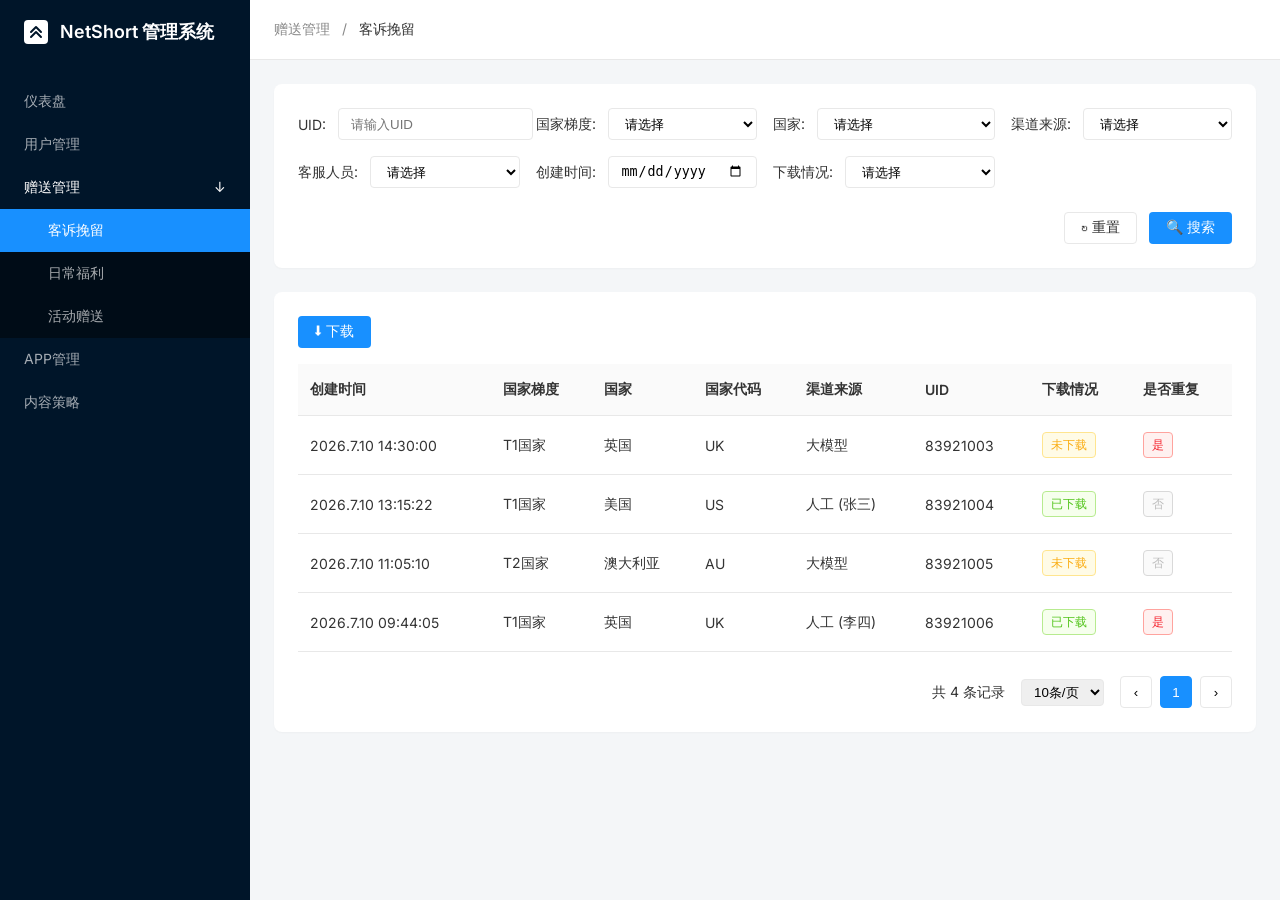
<file: index.html>
<!DOCTYPE html>
<html lang="zh-CN">
<head>
    <meta charset="UTF-8">
    <meta name="viewport" content="width=device-width, initial-scale=1.0">
    <title>NetShort 管理系统</title>
    <link rel="stylesheet" href="styles.css">
    <!-- Google Fonts for better typography -->
    <link href="https://fonts.googleapis.com/css2?family=Inter:wght@400;500;600&display=swap" rel="stylesheet">
</head>
<body>
    <div class="layout">
        <!-- Sidebar -->
        <aside class="sidebar">
            <div class="logo">
                <svg width="24" height="24" viewBox="0 0 24 24" fill="none" xmlns="http://www.w3.org/2000/svg">
                    <rect width="24" height="24" rx="4" fill="white"/>
                    <path d="M7 12L12 7L17 12" stroke="#001529" stroke-width="2" stroke-linecap="round" stroke-linejoin="round"/>
                    <path d="M7 17L12 12L17 17" stroke="#001529" stroke-width="2" stroke-linecap="round" stroke-linejoin="round"/>
                </svg>
                <span>NetShort 管理系统</span>
            </div>
            <nav class="menu">
                <div class="menu-item">仪表盘</div>
                <div class="menu-item">用户管理</div>
                <div class="menu-item active-group">
                    <div class="menu-title">赠送管理 <span class="arrow">↓</span></div>
                    <div class="sub-menu">
                        <div class="sub-menu-item active">客诉挽留</div>
                        <div class="sub-menu-item">日常福利</div>
                        <div class="sub-menu-item">活动赠送</div>
                    </div>
                </div>
                <div class="menu-item">APP管理</div>
                <div class="menu-item">内容策略</div>
            </nav>
        </aside>

        <!-- Main Content -->
        <main class="main-content">
            <!-- Header -->
            <header class="header">
                <div class="breadcrumb">
                    <span class="text-gray">赠送管理</span> <span class="separator">/</span> <span class="text-dark">客诉挽留</span>
                </div>
            </header>

            <div class="content-wrapper">
                <!-- Filter Section -->
                <section class="filter-section">
                    <div class="filter-grid">
                        <div class="form-group">
                            <label>UID:</label>
                            <input type="text" placeholder="请输入UID">
                        </div>
                        <div class="form-group">
                            <label>国家梯度:</label>
                            <select><option>请选择</option><option>T1国家</option><option>T2国家</option></select>
                        </div>
                        <div class="form-group">
                            <label>国家:</label>
                            <select><option>请选择</option><option>英国</option><option>美国</option><option>澳大利亚</option></select>
                        </div>
                        <div class="form-group">
                            <label>渠道来源:</label>
                            <select>
                                <option>请选择</option>
                                <option>大模型</option>
                                <option>人工</option>
                            </select>
                        </div>
                        <div class="form-group">
                            <label>客服人员:</label>
                            <select><option>请选择</option><option>张三</option><option>李四</option></select>
                        </div>
                        <div class="form-group">
                            <label>创建时间:</label>
                            <input type="date" placeholder="年 / 月 / 日">
                        </div>
                        <div class="form-group">
                            <label>下载情况:</label>
                            <select><option>请选择</option><option>未下载</option><option>已下载</option></select>
                        </div>
                    </div>
                    <div class="filter-actions">
                        <button class="btn btn-default">↻ 重置</button>
                        <button class="btn btn-primary">🔍 搜索</button>
                    </div>
                </section>

                <!-- Table Section -->
                <section class="table-section">
                    <div class="table-toolbar">
                        <button class="btn btn-primary" id="downloadBtn">⬇ 下载</button>
                    </div>
                    <table class="data-table">
                        <thead>
                            <tr>
                                <th>创建时间</th>
                                <th>国家梯度</th>
                                <th>国家</th>
                                <th>国家代码</th>
                                <th>渠道来源</th>
                                <th>UID</th>
                                <th>下载情况</th>
                                <th>是否重复</th>
                            </tr>
                        </thead>
                        <tbody>
                            <tr>
                                <td>2026.7.10 14:30:00</td>
                                <td>T1国家</td>
                                <td>英国</td>
                                <td>UK</td>
                                <td>大模型</td>
                                <td>83921003</td>
                                <td><span class="tag tag-warning">未下载</span></td>
                                <td><span class="tag tag-danger">是</span></td>
                            </tr>
                            <tr>
                                <td>2026.7.10 13:15:22</td>
                                <td>T1国家</td>
                                <td>美国</td>
                                <td>US</td>
                                <td>人工 (张三)</td>
                                <td>83921004</td>
                                <td><span class="tag tag-success">已下载</span></td>
                                <td><span class="tag tag-default">否</span></td>
                            </tr>
                            <tr>
                                <td>2026.7.10 11:05:10</td>
                                <td>T2国家</td>
                                <td>澳大利亚</td>
                                <td>AU</td>
                                <td>大模型</td>
                                <td>83921005</td>
                                <td><span class="tag tag-warning">未下载</span></td>
                                <td><span class="tag tag-default">否</span></td>
                            </tr>
                            <tr>
                                <td>2026.7.10 09:44:05</td>
                                <td>T1国家</td>
                                <td>英国</td>
                                <td>UK</td>
                                <td>人工 (李四)</td>
                                <td>83921006</td>
                                <td><span class="tag tag-success">已下载</span></td>
                                <td><span class="tag tag-danger">是</span></td>
                            </tr>
                        </tbody>
                    </table>
                    
                    <!-- Pagination -->
                    <div class="pagination">
                        <span class="total">共 4 条记录</span>
                        <select class="page-size"><option>10条/页</option></select>
                        <div class="page-controls">
                            <button class="page-btn">‹</button>
                            <button class="page-btn active">1</button>
                            <button class="page-btn">›</button>
                        </div>
                    </div>
                </section>
            </div>
        </main>
    </div>

    <!-- Modal -->
    <div class="modal-overlay" id="downloadModal">
        <div class="modal">
            <div class="modal-header">
                <h3>系统提示</h3>
                <button class="close-btn" id="closeModalBtn">×</button>
            </div>
            <div class="modal-body">
                <div class="prompt-content">
                    <span class="warning-icon">!</span>
                    <p>确认下载 <strong>20260710-T1国家/英国</strong> 表格吗？</p>
                </div>
            </div>
            <div class="modal-footer">
                <button class="btn btn-default" id="cancelModalBtn">取消</button>
                <button class="btn btn-primary" id="confirmModalBtn">确定</button>
            </div>
        </div>
    </div>

    <script src="app.js"></script>
</body>
</html>
</file>
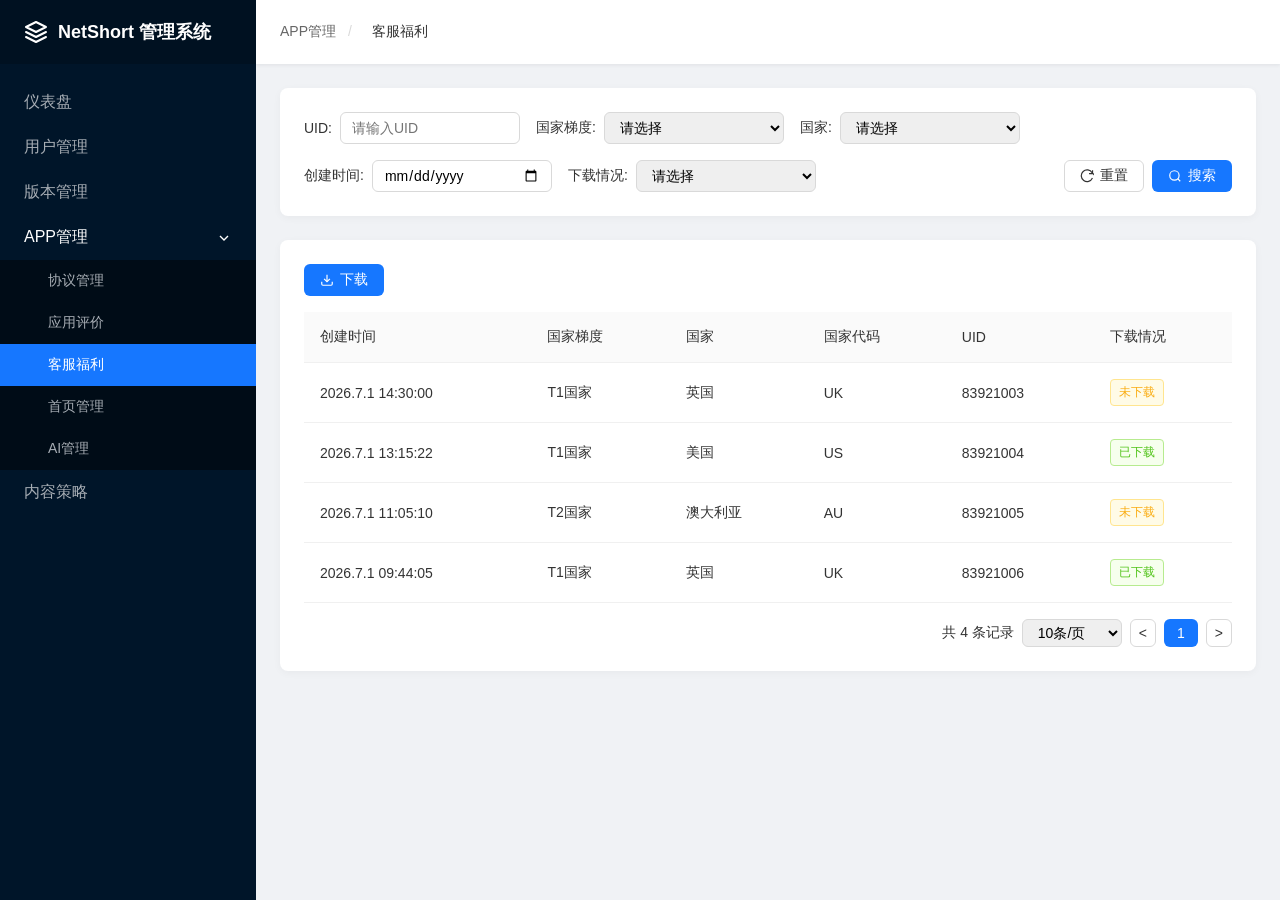
<file: customer_service_welfare.html>
<!DOCTYPE html>
<html lang="zh-CN">
<head>
    <meta charset="UTF-8">
    <meta name="viewport" content="width=device-width, initial-scale=1.0">
    <title>客服福利 - APP管理</title>
    <style>
        :root {
            --primary-color: #1677ff;
            --primary-hover: #4096ff;
            --bg-color: #f0f2f5;
            --sidebar-bg: #001529;
            --sidebar-text: #a6adb4;
            --sidebar-active-bg: #1677ff;
            --sidebar-active-text: #ffffff;
            --text-main: #333333;
            --text-secondary: #666666;
            --border-color: #f0f0f0;
            --white: #ffffff;
            --danger: #ff4d4f;
            --warning: #faad14;
            --success: #52c41a;
        }

        * {
            box-sizing: border-box;
            margin: 0;
            padding: 0;
            font-family: -apple-system, BlinkMacSystemFont, 'Segoe UI', Roboto, 'Helvetica Neue', Arial, sans-serif;
        }

        body {
            background-color: var(--bg-color);
            color: var(--text-main);
            display: flex;
            height: 100vh;
            overflow: hidden;
        }

        /* 侧边栏 */
        .sidebar {
            width: 256px;
            background-color: var(--sidebar-bg);
            color: var(--sidebar-text);
            display: flex;
            flex-direction: column;
            flex-shrink: 0;
        }

        .logo {
            height: 64px;
            display: flex;
            align-items: center;
            padding: 0 24px;
            font-size: 18px;
            font-weight: bold;
            color: var(--white);
            background-color: rgba(0,0,0,0.2);
            gap: 10px;
        }

        .menu {
            list-style: none;
            padding: 16px 0;
            flex: 1;
            overflow-y: auto;
        }

        .menu-item {
            padding: 12px 24px;
            cursor: pointer;
            transition: all 0.3s;
            display: flex;
            align-items: center;
            gap: 10px;
        }

        .menu-item:hover {
            color: var(--white);
        }

        .menu-item.active-group {
            color: var(--white);
        }

        .sub-menu {
            list-style: none;
            background-color: #000c17;
        }

        .sub-menu-item {
            padding: 12px 24px 12px 48px;
            cursor: pointer;
            font-size: 14px;
            transition: all 0.3s;
        }

        .sub-menu-item:hover {
            color: var(--white);
        }

        .sub-menu-item.active {
            background-color: var(--sidebar-active-bg);
            color: var(--sidebar-active-text);
        }

        /* 主内容区 */
        .main-content {
            flex: 1;
            display: flex;
            flex-direction: column;
            overflow: hidden;
        }

        .top-header {
            height: 64px;
            background-color: var(--white);
            box-shadow: 0 1px 4px rgba(0,21,41,0.08);
            display: flex;
            align-items: center;
            padding: 0 24px;
            z-index: 10;
        }

        .breadcrumb {
            color: var(--text-secondary);
            font-size: 14px;
        }
        .breadcrumb span {
            margin: 0 8px;
        }
        .breadcrumb .current {
            color: var(--text-main);
            font-weight: 500;
        }

        .page-content {
            flex: 1;
            padding: 24px;
            overflow-y: auto;
            display: flex;
            flex-direction: column;
            gap: 24px;
        }

        .card {
            background: var(--white);
            border-radius: 8px;
            padding: 24px;
            box-shadow: 0 2px 8px rgba(0,0,0,0.04);
        }

        /* 搜索区 */
        .search-form {
            display: flex;
            flex-wrap: wrap;
            gap: 16px;
            align-items: center;
        }

        .form-item {
            display: flex;
            align-items: center;
            gap: 8px;
        }

        .form-item label {
            font-size: 14px;
            color: var(--text-main);
            white-space: nowrap;
        }

        .input-box {
            height: 32px;
            padding: 4px 11px;
            border: 1px solid #d9d9d9;
            border-radius: 6px;
            font-size: 14px;
            outline: none;
            transition: all 0.3s;
            width: 180px;
        }
        
        .input-box:focus {
            border-color: var(--primary-color);
            box-shadow: 0 0 0 2px rgba(22,119,255,0.2);
        }

        .btn {
            height: 32px;
            padding: 4px 15px;
            border-radius: 6px;
            font-size: 14px;
            cursor: pointer;
            border: 1px solid transparent;
            transition: all 0.3s;
            display: inline-flex;
            align-items: center;
            justify-content: center;
            gap: 6px;
        }

        .btn-primary {
            background-color: var(--primary-color);
            color: var(--white);
        }

        .btn-primary:hover {
            background-color: var(--primary-hover);
        }

        .btn-default {
            background-color: var(--white);
            border-color: #d9d9d9;
            color: var(--text-main);
        }

        .btn-default:hover {
            color: var(--primary-color);
            border-color: var(--primary-color);
        }

        .action-bar {
            margin-bottom: 16px;
        }

        /* 表格区 */
        .table-container {
            width: 100%;
            overflow-x: auto;
        }

        table {
            width: 100%;
            border-collapse: collapse;
            text-align: left;
        }

        th, td {
            padding: 16px;
            border-bottom: 1px solid var(--border-color);
            font-size: 14px;
        }

        th {
            background-color: #fafafa;
            font-weight: 500;
            color: var(--text-main);
        }

        tr:hover td {
            background-color: #fafafa;
        }

        .status-badge {
            display: inline-block;
            padding: 4px 8px;
            border-radius: 4px;
            font-size: 12px;
        }

        .status-not-downloaded {
            background-color: #fffbe6;
            color: #faad14;
            border: 1px solid #ffe58f;
        }

        .status-downloaded {
            background-color: #f6ffed;
            color: #52c41a;
            border: 1px solid #b7eb8f;
        }

        .pagination {
            display: flex;
            justify-content: flex-end;
            align-items: center;
            margin-top: 16px;
            gap: 8px;
            font-size: 14px;
        }

        /* 弹窗蒙层 */
        .modal-overlay {
            position: fixed;
            top: 0;
            left: 0;
            right: 0;
            bottom: 0;
            background-color: rgba(0, 0, 0, 0.45);
            z-index: 1000;
            display: none;
            justify-content: center;
            align-items: center;
            backdrop-filter: blur(2px);
        }

        .modal-overlay.active {
            display: flex;
            animation: fadeIn 0.2s;
        }

        .modal {
            background: var(--white);
            border-radius: 8px;
            width: 420px;
            box-shadow: 0 6px 16px 0 rgba(0, 0, 0, 0.08), 0 3px 6px -4px rgba(0, 0, 0, 0.12), 0 9px 28px 8px rgba(0, 0, 0, 0.05);
            animation: slideIn 0.3s cubic-bezier(0.175, 0.885, 0.32, 1.275);
        }

        .modal-header {
            padding: 16px 24px;
            border-bottom: 1px solid var(--border-color);
            display: flex;
            justify-content: space-between;
            align-items: center;
        }

        .modal-title {
            font-size: 16px;
            font-weight: 500;
        }

        .modal-close {
            cursor: pointer;
            color: #999;
            font-size: 16px;
            background: none;
            border: none;
            padding: 4px;
            display: flex;
            align-items: center;
            justify-content: center;
            border-radius: 4px;
            transition: all 0.2s;
        }
        .modal-close:hover {
            color: var(--text-main);
            background-color: rgba(0,0,0,0.05);
        }

        .modal-body {
            padding: 32px 24px;
            display: flex;
            align-items: flex-start;
            gap: 16px;
        }

        .warning-icon {
            color: var(--warning);
            font-size: 24px;
            line-height: 1;
        }

        .modal-content-text {
            font-size: 14px;
            color: var(--text-main);
            line-height: 1.5;
            padding-top: 2px;
        }

        .modal-footer {
            padding: 16px 24px;
            border-top: 1px solid var(--border-color);
            display: flex;
            justify-content: flex-end;
            gap: 8px;
        }

        @keyframes fadeIn {
            from { opacity: 0; }
            to { opacity: 1; }
        }

        @keyframes slideIn {
            from { transform: translateY(-20px) scale(0.95); opacity: 0; }
            to { transform: translateY(0) scale(1); opacity: 1; }
        }
    </style>
</head>
<body>

    <!-- 侧边栏 -->
    <aside class="sidebar">
        <div class="logo">
            <svg width="24" height="24" viewBox="0 0 24 24" fill="none" stroke="currentColor" stroke-width="2" stroke-linecap="round" stroke-linejoin="round"><path d="M12 2L2 7l10 5 10-5-10-5zM2 17l10 5 10-5M2 12l10 5 10-5"/></svg>
            NetShort 管理系统
        </div>
        <ul class="menu">
            <li class="menu-item">仪表盘</li>
            <li class="menu-item">用户管理</li>
            <li class="menu-item">版本管理</li>
            <li class="menu-item active-group">
                APP管理
                <svg style="margin-left: auto;" width="16" height="16" viewBox="0 0 24 24" fill="none" stroke="currentColor" stroke-width="2"><polyline points="6 9 12 15 18 9"></polyline></svg>
            </li>
            <ul class="sub-menu">
                <li class="sub-menu-item">协议管理</li>
                <li class="sub-menu-item">应用评价</li>
                <li class="sub-menu-item active">客服福利</li>
                <li class="sub-menu-item">首页管理</li>
                <li class="sub-menu-item">AI管理</li>
            </ul>
            <li class="menu-item">内容策略</li>
        </ul>
    </aside>

    <!-- 主内容区 -->
    <main class="main-content">
        <header class="top-header">
            <div class="breadcrumb">
                APP管理 <span style="color:#d9d9d9">/</span> <span class="current">客服福利</span>
            </div>
        </header>

        <div class="page-content">
            <!-- 搜索过滤卡片 -->
            <div class="card">
                <div class="search-form">
                    <div class="form-item">
                        <label>UID:</label>
                        <input type="text" class="input-box" placeholder="请输入UID">
                    </div>
                    <div class="form-item">
                        <label>国家梯度:</label>
                        <select class="input-box">
                            <option value="">请选择</option>
                            <option value="t1">T1国家</option>
                            <option value="t2">T2国家</option>
                            <option value="t3">T3国家</option>
                        </select>
                    </div>
                    <div class="form-item">
                        <label>国家:</label>
                        <select class="input-box">
                            <option value="">请选择</option>
                            <option value="us">美国</option>
                            <option value="uk">英国</option>
                            <option value="au">澳大利亚</option>
                        </select>
                    </div>
                    <div class="form-item">
                        <label>创建时间:</label>
                        <input type="date" class="input-box">
                    </div>
                    <div class="form-item">
                        <label>下载情况:</label>
                        <select class="input-box">
                            <option value="">请选择</option>
                            <option value="0">未下载</option>
                            <option value="1">已下载</option>
                        </select>
                    </div>
                    <div class="form-item" style="margin-left: auto;">
                        <button class="btn btn-default">
                            <svg width="14" height="14" viewBox="0 0 24 24" fill="none" stroke="currentColor" stroke-width="2"><path d="M21.5 2v6h-6M21.34 15.57a10 10 0 1 1-.59-9.21l5.6 5.6"/></svg>
                            重置
                        </button>
                        <button class="btn btn-primary">
                            <svg width="14" height="14" viewBox="0 0 24 24" fill="none" stroke="currentColor" stroke-width="2"><circle cx="11" cy="11" r="8"></circle><line x1="21" y1="21" x2="16.65" y2="16.65"></line></svg>
                            搜索
                        </button>
                    </div>
                </div>
            </div>

            <!-- 数据列表卡片 -->
            <div class="card">
                <div class="action-bar">
                    <button class="btn btn-primary" onclick="openModal()">
                        <svg width="14" height="14" viewBox="0 0 24 24" fill="none" stroke="currentColor" stroke-width="2"><path d="M21 15v4a2 2 0 0 1-2 2H5a2 2 0 0 1-2-2v-4"></path><polyline points="7 10 12 15 17 10"></polyline><line x1="12" y1="15" x2="12" y2="3"></line></svg>
                        下载
                    </button>
                </div>
                <div class="table-container">
                    <table>
                        <thead>
                            <tr>
                                <th>创建时间</th>
                                <th>国家梯度</th>
                                <th>国家</th>
                                <th>国家代码</th>
                                <th>UID</th>
                                <th>下载情况</th>
                            </tr>
                        </thead>
                        <tbody>
                            <tr>
                                <td>2026.7.1 14:30:00</td>
                                <td>T1国家</td>
                                <td>英国</td>
                                <td>UK</td>
                                <td>83921003</td>
                                <td><span class="status-badge status-not-downloaded">未下载</span></td>
                            </tr>
                            <tr>
                                <td>2026.7.1 13:15:22</td>
                                <td>T1国家</td>
                                <td>美国</td>
                                <td>US</td>
                                <td>83921004</td>
                                <td><span class="status-badge status-downloaded">已下载</span></td>
                            </tr>
                            <tr>
                                <td>2026.7.1 11:05:10</td>
                                <td>T2国家</td>
                                <td>澳大利亚</td>
                                <td>AU</td>
                                <td>83921005</td>
                                <td><span class="status-badge status-not-downloaded">未下载</span></td>
                            </tr>
                            <tr>
                                <td>2026.7.1 09:44:05</td>
                                <td>T1国家</td>
                                <td>英国</td>
                                <td>UK</td>
                                <td>83921006</td>
                                <td><span class="status-badge status-downloaded">已下载</span></td>
                            </tr>
                        </tbody>
                    </table>
                </div>
                <div class="pagination">
                    <span>共 4 条记录</span>
                    <select class="input-box" style="width: 100px; height: 28px;">
                        <option>10条/页</option>
                        <option>20条/页</option>
                    </select>
                    <button class="btn btn-default" style="height: 28px; padding: 0 8px;" disabled>&lt;</button>
                    <button class="btn btn-primary" style="height: 28px; padding: 0 12px;">1</button>
                    <button class="btn btn-default" style="height: 28px; padding: 0 8px;" disabled>&gt;</button>
                </div>
            </div>
        </div>
    </main>

    <!-- 下载确认弹窗 -->
    <div class="modal-overlay" id="downloadModal">
        <div class="modal">
            <div class="modal-header">
                <div class="modal-title">系统提示</div>
                <button class="modal-close" onclick="closeModal()">
                    <svg width="20" height="20" viewBox="0 0 24 24" fill="none" stroke="currentColor" stroke-width="2"><line x1="18" y1="6" x2="6" y2="18"></line><line x1="6" y1="6" x2="18" y2="18"></line></svg>
                </button>
            </div>
            <div class="modal-body">
                <div class="warning-icon">
                    <svg width="24" height="24" viewBox="0 0 24 24" fill="none" stroke="currentColor" stroke-width="2"><circle cx="12" cy="12" r="10"></circle><line x1="12" y1="8" x2="12" y2="12"></line><line x1="12" y1="16" x2="12.01" y2="16"></line></svg>
                </div>
                <div class="modal-content-text">
                    确认下载 <strong>20260707-T1国家/英国</strong> 表格吗？
                </div>
            </div>
            <div class="modal-footer">
                <button class="btn btn-default" onclick="closeModal()">取消</button>
                <button class="btn btn-primary" onclick="confirmDownload()">确定</button>
            </div>
        </div>
    </div>

    <script>
        function openModal() {
            document.getElementById('downloadModal').classList.add('active');
        }

        function closeModal() {
            document.getElementById('downloadModal').classList.remove('active');
        }

        function confirmDownload() {
            alert('执行下载指令成功！\n文件已生成：20260707-T1国家_英国.xlsx');
            closeModal();
            
            // 演示：将第一行的状态改为“已下载”
            const firstBadge = document.querySelector('tbody tr:first-child .status-badge');
            if(firstBadge && firstBadge.classList.contains('status-not-downloaded')) {
                firstBadge.className = 'status-badge status-downloaded';
                firstBadge.textContent = '已下载';
            }
        }
    </script>
</body>
</html>
</file>
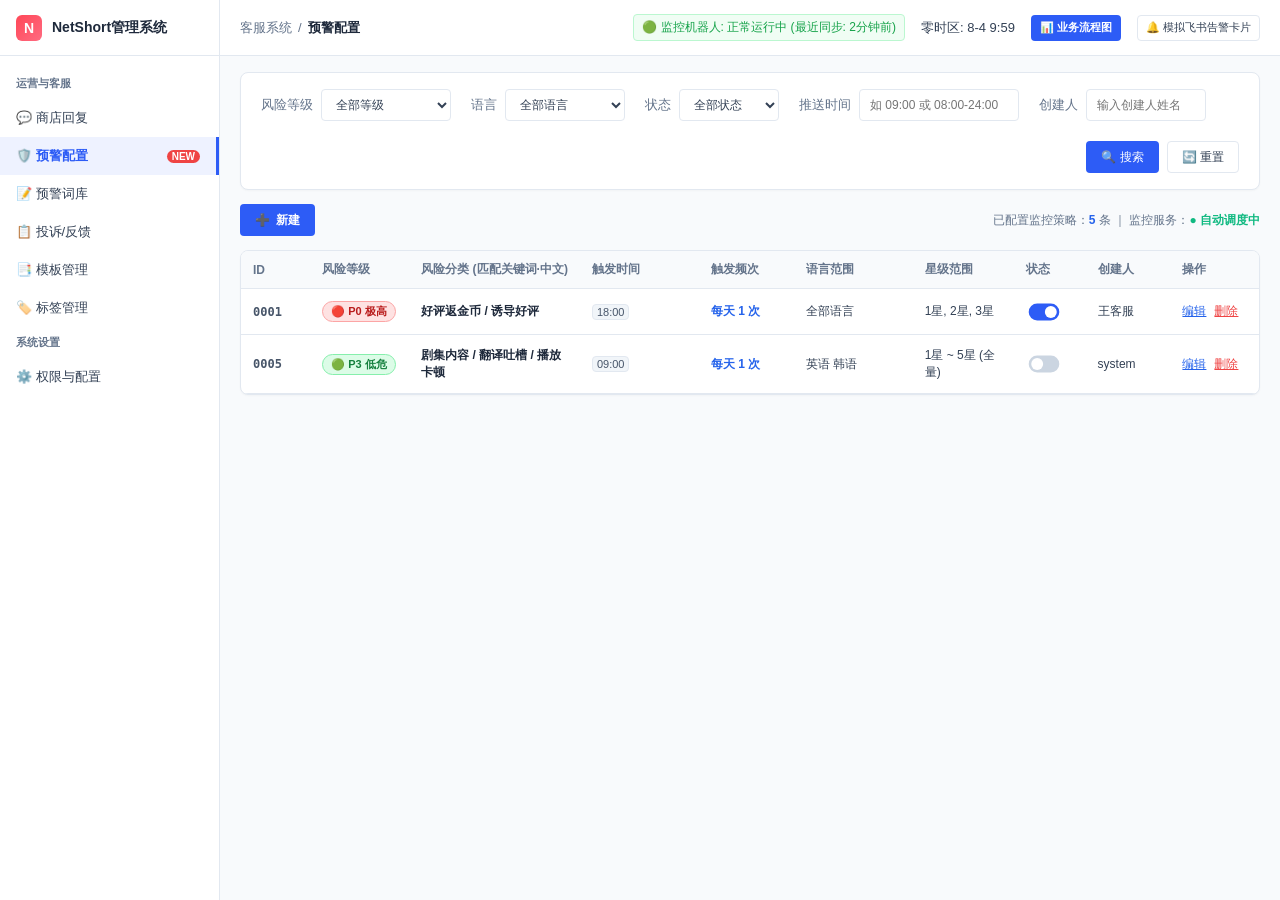
<file: 商店评论监控/prototype_review_risk_alert.html>
<!DOCTYPE html>
<html lang="zh-CN">
<head>
    <meta charset="UTF-8">
    <meta name="viewport" content="width=device-width, initial-scale=1.0">
    <title>NetShort管理系统 - 应用商店评论风险监控与预警平台 (高保真原型)</title>
    <style>
        :root {
            --primary: #2d5cf6;
            --primary-hover: #1e45cb;
            --primary-light: #eef2ff;
            --danger: #ef4444;
            --danger-bg: #fef2f2;
            --warning: #f59e0b;
            --warning-bg: #fffbeb;
            --info: #3b82f6;
            --success: #10b981;
            --success-bg: #ecfdf5;
            --dark: #1e293b;
            --text-main: #334155;
            --text-muted: #64748b;
            --border: #e2e8f0;
            --bg-body: #f8fafc;
            --bg-card: #ffffff;
            --sidebar-bg: #ffffff;
            --sidebar-width: 220px;
            --header-height: 56px;
        }

        * {
            box-sizing: border-box;
            margin: 0;
            padding: 0;
            font-family: -apple-system, BlinkMacSystemFont, "Segoe UI", Roboto, "Helvetica Neue", Arial, "PingFang SC", "Microsoft YaHei", sans-serif;
        }

        body {
            background-color: var(--bg-body);
            color: var(--text-main);
            display: flex;
            height: 100vh;
            overflow: hidden;
            font-size: 13px;
        }

        /* 侧边栏 */
        .sidebar {
            width: var(--sidebar-width);
            background-color: var(--sidebar-bg);
            border-right: 1px solid var(--border);
            display: flex;
            flex-direction: column;
            flex-shrink: 0;
        }

        .brand {
            height: var(--header-height);
            display: flex;
            align-items: center;
            padding: 0 16px;
            gap: 10px;
            border-bottom: 1px solid var(--border);
        }

        .brand-logo {
            width: 26px;
            height: 26px;
            background: linear-gradient(135deg, #ff4757, #ff6b81);
            border-radius: 6px;
            display: flex;
            align-items: center;
            justify-content: center;
            color: white;
            font-weight: bold;
            font-size: 14px;
        }

        .brand-title {
            font-weight: 700;
            font-size: 14px;
            color: var(--dark);
        }

        .menu {
            flex: 1;
            padding: 12px 0;
            overflow-y: auto;
        }

        .menu-group-title {
            padding: 8px 16px;
            font-size: 11px;
            color: var(--text-muted);
            text-transform: uppercase;
            font-weight: 600;
        }

        .menu-item {
            display: flex;
            align-items: center;
            padding: 10px 16px;
            color: var(--text-main);
            text-decoration: none;
            cursor: pointer;
            transition: all 0.2s;
            gap: 10px;
        }

        .menu-item:hover {
            background-color: #f1f5f9;
            color: var(--primary);
        }

        .menu-item.active {
            background-color: var(--primary-light);
            color: var(--primary);
            font-weight: 600;
            border-right: 3px solid var(--primary);
        }

        .menu-item .badge-new {
            background: #ef4444;
            color: #fff;
            font-size: 10px;
            padding: 1px 5px;
            border-radius: 10px;
            margin-left: auto;
        }

        .sub-menu {
            padding-left: 20px;
        }

        /* 主区域 */
        .main-container {
            flex: 1;
            display: flex;
            flex-direction: column;
            overflow: hidden;
        }

        /* 顶部栏 */
        .header {
            height: var(--header-height);
            background-color: #fff;
            border-bottom: 1px solid var(--border);
            display: flex;
            align-items: center;
            justify-content: space-between;
            padding: 0 20px;
        }

        .breadcrumbs {
            color: var(--text-muted);
            display: flex;
            align-items: center;
            gap: 6px;
        }

        .breadcrumbs span.current {
            color: var(--dark);
            font-weight: 600;
        }

        .header-actions {
            display: flex;
            align-items: center;
            gap: 16px;
        }

        .duty-badge {
            background: #f0fdf4;
            color: #16a34a;
            border: 1px solid #bbf7d0;
            padding: 4px 8px;
            border-radius: 4px;
            font-size: 12px;
            display: flex;
            align-items: center;
            gap: 4px;
        }

        /* 内容区 */
        .content {
            flex: 1;
            padding: 16px 20px;
            overflow-y: auto;
            display: flex;
            flex-direction: column;
            gap: 16px;
        }

        /* 标签切换 */
        .tabs-nav {
            display: flex;
            gap: 8px;
            border-bottom: 1px solid var(--border);
            padding-bottom: 8px;
        }

        .tab-btn {
            padding: 8px 16px;
            background: #fff;
            border: 1px solid var(--border);
            border-radius: 6px;
            cursor: pointer;
            font-size: 13px;
            font-weight: 500;
            color: var(--text-main);
            transition: all 0.2s;
            display: flex;
            align-items: center;
            gap: 6px;
        }

        .tab-btn:hover {
            border-color: var(--primary);
            color: var(--primary);
        }

        .tab-btn.active {
            background: var(--primary);
            border-color: var(--primary);
            color: #fff;
        }

        /* 卡片容器 */
        .card {
            background: var(--bg-card);
            border-radius: 8px;
            border: 1px solid var(--border);
            box-shadow: 0 1px 2px rgba(0,0,0,0.03);
            padding: 16px;
        }

        .card-header {
            display: flex;
            justify-content: space-between;
            align-items: center;
            margin-bottom: 16px;
        }

        .card-title {
            font-size: 15px;
            font-weight: 600;
            color: var(--dark);
            display: flex;
            align-items: center;
            gap: 8px;
        }

        /* 筛选栏 */
        .filter-bar {
            display: flex;
            flex-wrap: wrap;
            gap: 12px;
            align-items: center;
            background: #fff;
            padding: 14px 16px;
            border-radius: 8px;
            border: 1px solid var(--border);
        }

        .filter-item {
            display: flex;
            align-items: center;
            gap: 8px;
        }

        .filter-label {
            color: var(--text-muted);
            white-space: nowrap;
        }

        .input, .select {
            height: 32px;
            padding: 0 10px;
            border: 1px solid var(--border);
            border-radius: 4px;
            font-size: 12px;
            outline: none;
            background: #fff;
            color: var(--text-main);
        }

        .input:focus, .select:focus {
            border-color: var(--primary);
            box-shadow: 0 0 0 2px rgba(45, 92, 246, 0.1);
        }

        /* 按钮 */
        .btn {
            height: 32px;
            padding: 0 14px;
            border-radius: 4px;
            border: 1px solid transparent;
            font-size: 12px;
            font-weight: 500;
            cursor: pointer;
            display: inline-flex;
            align-items: center;
            justify-content: center;
            gap: 6px;
            transition: all 0.2s;
        }

        .btn-primary {
            background-color: var(--primary);
            color: #fff;
        }
        .btn-primary:hover {
            background-color: var(--primary-hover);
        }

        .btn-default {
            background-color: #fff;
            border-color: var(--border);
            color: var(--text-main);
        }
        .btn-default:hover {
            background-color: #f8fafc;
            border-color: #cbd5e1;
        }

        .btn-danger {
            background-color: #ef4444;
            color: #fff;
        }

        .btn-warning {
            background-color: #f59e0b;
            color: #fff;
        }

        .btn-sm {
            height: 26px;
            padding: 0 8px;
            font-size: 11px;
        }

        /* 表格样式 */
        .table-responsive {
            width: 100%;
            overflow-x: auto;
        }

        table {
            width: 100%;
            border-collapse: collapse;
            text-align: left;
        }

        th {
            background-color: #f8fafc;
            color: var(--text-muted);
            font-weight: 600;
            padding: 10px 12px;
            border-bottom: 1px solid var(--border);
            font-size: 12px;
            white-space: nowrap;
        }

        td {
            padding: 12px;
            border-bottom: 1px solid var(--border);
            color: var(--text-main);
            vertical-align: middle;
            font-size: 12px;
        }

        tr:hover td {
            background-color: #f8fafc;
        }

        /* 风险等级徽章 */
        .risk-badge {
            display: inline-flex;
            align-items: center;
            gap: 4px;
            padding: 2px 8px;
            border-radius: 12px;
            font-size: 11px;
            font-weight: 600;
            white-space: nowrap;
        }

        .risk-p0 {
            background-color: #fee2e2;
            color: #b91c1c;
            border: 1px solid #fca5a5;
        }

        .risk-p1 {
            background-color: #ffedd5;
            color: #c2410c;
            border: 1px solid #fdba74;
        }

        .risk-p2 {
            background-color: #fef9c3;
            color: #a16207;
            border: 1px solid #fde047;
        }

        .risk-p3 {
            background-color: #dcfce7;
            color: #15803d;
            border: 1px solid #86efac;
        }

        /* 关键词高亮 */
        .kw-highlight {
            background-color: #fef08a;
            color: #854d0e;
            padding: 1px 4px;
            border-radius: 3px;
            font-weight: 600;
        }

        .kw-tag {
            background-color: #f1f5f9;
            color: #475569;
            padding: 2px 6px;
            border-radius: 4px;
            font-size: 11px;
            display: inline-block;
            margin: 2px;
            border: 1px solid #e2e8f0;
        }

        /* 模态弹窗 */
        .modal-overlay {
            position: fixed;
            top: 0;
            left: 0;
            right: 0;
            bottom: 0;
            background: rgba(15, 23, 42, 0.5);
            display: none;
            align-items: center;
            justify-content: center;
            z-index: 1000;
            backdrop-filter: blur(2px);
        }

        .modal-overlay.active {
            display: flex;
        }

        .modal {
            background: #fff;
            border-radius: 10px;
            width: 720px;
            max-width: 90vw;
            max-height: 85vh;
            display: flex;
            flex-direction: column;
            box-shadow: 0 20px 25px -5px rgba(0,0,0,0.1), 0 10px 10px -5px rgba(0,0,0,0.04);
            animation: modalIn 0.2s ease-out;
        }

        @keyframes modalIn {
            from { opacity: 0; transform: scale(0.96); }
            to { opacity: 1; transform: scale(1); }
        }

        .modal-header {
            padding: 16px 20px;
            border-bottom: 1px solid var(--border);
            display: flex;
            justify-content: space-between;
            align-items: center;
        }

        .modal-title {
            font-size: 15px;
            font-weight: 600;
            color: var(--dark);
        }

        .modal-close {
            background: none;
            border: none;
            font-size: 18px;
            color: var(--text-muted);
            cursor: pointer;
        }

        .modal-body {
            padding: 20px;
            overflow-y: auto;
            display: flex;
            flex-direction: column;
            gap: 16px;
        }

        .modal-footer {
            padding: 12px 20px;
            border-top: 1px solid var(--border);
            display: flex;
            justify-content: flex-end;
            gap: 10px;
            background: #f8fafc;
            border-bottom-left-radius: 10px;
            border-bottom-right-radius: 10px;
        }

        /* 关键词弹窗 Tab 样式 */
        .kw-modal-tabs {
            display: flex;
            border-bottom: 1px solid var(--border);
            gap: 24px;
            margin-bottom: 4px;
        }

        .kw-tab-btn {
            background: none;
            border: none;
            padding: 8px 4px 10px 4px;
            font-size: 14px;
            font-weight: 600;
            color: var(--text-muted);
            cursor: pointer;
            position: relative;
            transition: all 0.2s;
        }

        .kw-tab-btn:hover {
            color: var(--primary);
        }

        .kw-tab-btn.active {
            color: var(--primary);
        }

        .kw-tab-btn.active::after {
            content: '';
            position: absolute;
            bottom: -1px;
            left: 0;
            right: 0;
            height: 2px;
            background: var(--primary);
            border-radius: 2px;
        }

        /* 16 语种网格 (2列排布，紧凑清晰) */
        .trans-grid-17 {
            display: grid;
            grid-template-columns: repeat(2, 1fr);
            gap: 10px 14px;
            background: #f8fafc;
            padding: 14px;
            border-radius: 6px;
            border: 1px solid var(--border);
            max-height: 280px;
            overflow-y: auto;
        }

        .trans-item {
            display: flex;
            flex-direction: column;
            gap: 3px;
        }

        .trans-lang {
            font-size: 12px;
            font-weight: 600;
            color: #334155;
            display: flex;
            justify-content: space-between;
            align-items: center;
        }

        .trans-lang-code {
            font-size: 11px;
            font-weight: normal;
            color: #94a3b8;
        }

        /* 批量上传拖拽框 */
        .kw-upload-box {
            border: 2px dashed #cbd5e1;
            border-radius: 8px;
            padding: 24px 16px;
            text-align: center;
            background: #f8fafc;
            cursor: pointer;
            transition: all 0.2s;
        }

        .kw-upload-box:hover {
            border-color: var(--primary);
            background: #eff6ff;
        }

        /* 飞书预览卡片 */
        .feishu-preview {
            background: #ffffff;
            border: 1px solid #dee0e3;
            border-radius: 8px;
            padding: 16px;
            box-shadow: 0 2px 8px rgba(0,0,0,0.06);
            width: 380px;
            font-size: 12px;
        }

        .feishu-header {
            display: flex;
            align-items: center;
            gap: 8px;
            padding-bottom: 8px;
            border-bottom: 1px solid #f0f1f2;
            color: #d93026;
            font-weight: 600;
            font-size: 13px;
        }

        .feishu-row {
            margin-top: 8px;
            line-height: 1.5;
        }

        .feishu-label {
            color: #8f959e;
        }

        .feishu-btn-row {
            margin-top: 12px;
            padding-top: 8px;
            border-top: 1px solid #f0f1f2;
            display: flex;
            gap: 8px;
        }

        /* 语区卡片 */
        .region-card {
            border: 1px solid var(--border);
            border-radius: 6px;
            padding: 12px;
            background: #fff;
            display: flex;
            flex-direction: column;
            gap: 10px;
            position: relative;
        }

        .region-badge {
            font-weight: 600;
            display: inline-flex;
            align-items: center;
            gap: 6px;
            color: var(--dark);
        }

        .switch-toggle {
            position: relative;
            display: inline-block;
            width: 36px;
            height: 20px;
        }

        .switch-toggle input {
            opacity: 0;
            width: 0;
            height: 0;
        }

        .slider {
            position: absolute;
            cursor: pointer;
            top: 0;
            left: 0;
            right: 0;
            bottom: 0;
            background-color: #cbd5e1;
            transition: .3s;
            border-radius: 20px;
        }

        .slider:before {
            position: absolute;
            content: "";
            height: 14px;
            width: 14px;
            left: 3px;
            bottom: 3px;
            background-color: white;
            transition: .3s;
            border-radius: 50%;
        }

        input:checked + .slider {
            background-color: var(--primary);
        }

        input:checked + .slider:before {
            transform: translateX(16px);
        }
    </style>
</head>
<body>

    <!-- 侧边栏 -->
    <div class="sidebar">
        <div class="brand">
            <div class="brand-logo">N</div>
            <div class="brand-title">NetShort管理系统</div>
        </div>
        <div class="menu">
            <div class="menu-group-title">运营与客服</div>
            <div class="menu-item" id="menu-item-reply" onclick="switchNav('reply')">
                <span>💬 商店回复</span>
            </div>
            <div class="menu-item active" id="menu-item-alert" onclick="switchNav('alert')">
                <span>🛡️ 预警配置</span>
                <span class="badge-new">NEW</span>
            </div>
            <div class="menu-item" id="menu-item-keyword" onclick="switchNav('keyword')">
                <span>📝 预警词库</span>
            </div>
            <div class="menu-item">
                <span>📋 投诉/反馈</span>
            </div>
            <div class="menu-item">
                <span>📑 模板管理</span>
            </div>
            <div class="menu-item">
                <span>🏷️ 标签管理</span>
            </div>
            <div class="menu-group-title">系统设置</div>
            <div class="menu-item">
                <span>⚙️ 权限与配置</span>
            </div>
        </div>
    </div>

    <!-- 主容器 -->
    <div class="main-container">
        <!-- 顶部导航 -->
        <div class="header">
            <div class="breadcrumbs">
                <span>客服系统</span> / 
                <span id="breadcrumb-title" class="current">预警配置</span>
            </div>
            <div class="header-actions">
                <div class="duty-badge">
                    <span>🟢 监控机器人: 正常运行中 (最近同步: 2分钟前)</span>
                </div>
                <div style="font-weight: 500;">零时区: 8-4 9:59</div>
                <a href="flowchart_risk_alert.html" target="_blank" class="btn btn-primary btn-sm" style="text-decoration: none; display: inline-flex; align-items: center; gap: 4px; font-weight: 600;">📊 业务流程图</a>
                <button class="btn btn-default btn-sm" onclick="showFeishuDemo()">🔔 模拟飞书告警卡片</button>
            </div>
        </div>

        <!-- 内容区域 -->
        <div class="content">

            <!-- 视图 1: 预警配置 (新增后台子页面) -->
            <div id="view-alert-config" style="display: flex; flex-direction: column; gap: 14px;">
                <!-- 顶部搜索筛选栏 (多维组合检索) -->
                <div class="card" style="padding: 16px 20px; background: #fff;">
                    <div style="display: flex; flex-wrap: wrap; gap: 20px; align-items: center;">
                        <div class="filter-item">
                            <span class="filter-label">风险等级</span>
                            <select class="select" id="alert-search-risk" style="min-width: 130px;">
                                <option value="all">全部等级</option>
                                <option value="p0">🔴 P0 极高</option>
                                <option value="p1">🟠 P1 高危</option>
                                <option value="p2">🟡 P2 中危</option>
                                <option value="p3">🟢 P3 低危</option>
                            </select>
                        </div>
                        <div class="filter-item">
                            <span class="filter-label">语言</span>
                            <select class="select" id="alert-search-lang" style="min-width: 120px;">
                                <option value="all">全部语言</option>
                                <option value="英语">英语 (EN)</option>
                                <option value="越南语">越南语 (VI)</option>
                                <option value="韩语">韩语 (KO)</option>
                                <option value="西班牙语">西班牙语 (ES)</option>
                                <option value="葡萄牙语">葡萄牙语 (PT)</option>
                            </select>
                        </div>
                        <div class="filter-item">
                            <span class="filter-label">状态</span>
                            <select class="select" id="alert-search-status" style="min-width: 100px;">
                                <option value="all">全部状态</option>
                                <option value="active">🟢 启用中</option>
                                <option value="inactive">⚪ 已停用</option>
                            </select>
                        </div>
                        <div class="filter-item">
                            <span class="filter-label">推送时间</span>
                            <input type="text" class="input" id="alert-search-time" placeholder="如 09:00 或 08:00-24:00" style="width: 160px;">
                        </div>
                        <div class="filter-item">
                            <span class="filter-label">创建人</span>
                            <input type="text" class="input" id="alert-search-creator" placeholder="输入创建人姓名" style="width: 120px;">
                        </div>
                        <div style="display: flex; gap: 8px; margin-left: auto;">
                            <button class="btn btn-primary" onclick="filterAlertStrategyTable()">🔍 搜索</button>
                            <button class="btn btn-default" onclick="resetAlertStrategyFilters()">🔄 重置</button>
                        </div>
                    </div>
                </div>

                <!-- 功能按钮栏 (三大核心入口) -->
                <div style="display: flex; justify-content: space-between; align-items: center;">
                    <div style="display: flex; gap: 10px;">
                        <button class="btn btn-primary" onclick="openCreateStrategyModal()" style="display: flex; align-items: center; gap: 6px; font-weight: 600;">
                            <span>➕</span> 新建
                        </button>

                    </div>
                    <div style="font-size: 12px; color: #64748b;">
                        已配置监控策略：<strong style="color: #2563eb;" id="strategy-count">5</strong> 条 ｜ 监控服务：<span style="color: #10b981; font-weight: 600;">● 自动调度中</span>
                    </div>
                </div>

                <!-- 预警策略数据列表表格 -->
                <div class="card" style="padding: 0; overflow: hidden; background: #fff;">
                    <div class="table-responsive">
                        <table id="alert-strategy-table">
                            <thead>
                                <tr>
                                    <th width="80">ID</th>
                                    <th width="100">风险等级</th>
                                    <th>风险分类 (匹配关键词·中文)</th>
                                    <th width="150">触发时间</th>
                                    <th width="110">触发频次</th>
                                    <th width="150">语言范围</th>
                                    <th width="120">星级范围</th>
                                    <th width="80">状态</th>
                                    <th width="100">创建人</th>
                                    <th width="110">操作</th>
                                </tr>
                            </thead>
                            <tbody>
                                <tr id="row-strat-1">
                                    <td><span style="font-family: monospace; font-weight: 600; color: #475569;">0001</span></td>
                                    <td><span class="risk-badge risk-p0">🔴 P0 极高</span></td>
                                    <td>
                                        <div style="font-weight: 600; color: #1e293b;">好评返金币 / 诱导好评</div>
                                    </td>
                                    <td>
                                        <div style="display: flex; flex-wrap: wrap; gap: 4px; max-width: 140px;">
                                            <span class="kw-tag" style="margin:0; padding: 1px 4px;">18:00</span>
                                        </div>
                                    </td>
                                    <td><span style="color: #2563eb; font-weight: 600;">每天 1 次</span></td>
                                    <td><span class="tag tag-lang">全部语言</span></td>
                                    <td><span class="star-pill">1星, 2星, 3星</span></td>
                                    <td>
                                        <label class="switch-toggle" style="transform: scale(0.85);"><input type="checkbox" checked onchange="toggleStrategyStatus(this)"><span class="slider"></span></label>
                                    </td>
                                    <td>王客服</td>
                                    <td>
                                        <div style="display: flex; gap: 8px;">
                                            <a href="javascript:void(0)" style="color: #2563eb; font-weight: 500; font-size: 12px;" onclick="openCreateStrategyModal(true, '0004')">编辑</a>
                                            <a href="javascript:void(0)" style="color: #ef4444; font-weight: 500; font-size: 12px;" onclick="deleteStrategy('0004')">删除</a>
                                        </div>
                                    </td>
                                </tr>
                                <tr id="row-strat-5">
                                    <td><span style="font-family: monospace; font-weight: 600; color: #475569;">0005</span></td>
                                    <td><span class="risk-badge risk-p3">🟢 P3 低危</span></td>
                                    <td>
                                        <div style="font-weight: 600; color: #1e293b;">剧集内容 / 翻译吐槽 / 播放卡顿</div>
                                    </td>
                                    <td>
                                        <div style="display: flex; flex-wrap: wrap; gap: 4px; max-width: 140px;">
                                            <span class="kw-tag" style="margin:0; padding: 1px 4px;">09:00</span>
                                        </div>
                                    </td>
                                    <td><span style="color: #2563eb; font-weight: 600;">每天 1 次</span></td>
                                    <td><span class="tag tag-lang">英语</span> <span class="tag tag-lang">韩语</span></td>
                                    <td><span class="star-pill">1星 ~ 5星 (全量)</span></td>
                                    <td>
                                        <label class="switch-toggle" style="transform: scale(0.85);"><input type="checkbox" onchange="toggleStrategyStatus(this)"><span class="slider"></span></label>
                                    </td>
                                    <td>system</td>
                                    <td>
                                        <div style="display: flex; gap: 8px;">
                                            <a href="javascript:void(0)" style="color: #2563eb; font-weight: 500; font-size: 12px;" onclick="openCreateStrategyModal(true, '0005')">编辑</a>
                                            <a href="javascript:void(0)" style="color: #ef4444; font-weight: 500; font-size: 12px;" onclick="deleteStrategy('0005')">删除</a>
                                        </div>
                                    </td>
                                </tr>
                            </tbody>
                        </table>
                    </div>
                </div>
            </div>

            <!-- 视图 3: 预警词库 (新增页面) -->
            <div id="view-keyword-config" style="display: none; flex-direction: column; gap: 14px;">
                <!-- 顶部搜索栏 -->
                <div class="card" style="padding: 16px 20px; background: #fff;">
                    <div style="display: flex; flex-wrap: wrap; gap: 20px; align-items: center;">
                        <div class="filter-item">
                            <span class="filter-label">关键词</span>
                            <input type="text" class="input" id="kw-search-text" placeholder="输入中文主词..." style="width: 160px;">
                        </div>
                        <div class="filter-item">
                            <span class="filter-label">风险等级</span>
                            <select class="select" id="kw-search-risk" style="min-width: 130px;">
                                <option value="all">全部等级</option>
                                <option value="p0">🔴 P0 极高</option>
                                <option value="p1">🟠 P1 高危</option>
                                <option value="p2">🟡 P2 中危</option>
                                <option value="p3">🟢 P3 低危</option>
                            </select>
                        </div>
                        <div style="display: flex; gap: 8px;">
                            <button class="btn btn-primary" onclick="filterKeywordTable()">🔍 搜索</button>
                            <button class="btn btn-default" onclick="resetKeywordFilters()">🔄 重置</button>
                        </div>
                    </div>
                </div>

                <!-- 按钮栏 -->
                <div style="display: flex; justify-content: space-between; align-items: center;">
                    <div style="display: flex; gap: 10px;">
                        <button class="btn btn-primary" onclick="openSingleKwModal()" style="display: flex; align-items: center; gap: 6px; font-weight: 600;">
                            <span>➕</span> 单个新增
                        </button>
                        <button class="btn btn-default" onclick="openBatchKwModal()" style="display: flex; align-items: center; gap: 6px; background: #fff; border: 1px solid #cbd5e1; font-weight: 600;">
                            <span>📂</span> 批量导入
                        </button>
                    </div>
                    <div style="font-size: 12px; color: #64748b;">
                        当前词库包含 <strong style="color: #2563eb;">128</strong> 个主词
                    </div>
                </div>

                <!-- 数据列表表格 -->
                <div class="card" style="padding: 0; overflow: hidden; background: #fff;">
                    <div class="table-responsive">
                        <table id="keyword-table">
                            <thead>
                                <tr>
                                    <th width="80">ID</th>
                                    <th>中文主词</th>
                                    <th width="120">风险等级</th>
                                    <th width="150">映射外语</th>
                                    <th width="120">录入人</th>
                                    <th width="150">更新时间</th>
                                    <th width="110">操作</th>
                                </tr>
                            </thead>
                            <tbody>
                                <tr>
                                    <td><span style="font-family: monospace; font-weight: 600; color: #475569;">KW-001</span></td>
                                    <td><div style="font-weight: 600; color: #1e293b;">好评返金币 / 诱导好评</div></td>
                                    <td><span class="risk-badge risk-p0">🔴 P0 极高</span></td>
                                    <td><span style="color: #059669; font-weight: 600;">✅ 已配置 17 种</span></td>
                                    <td>admin (张三)</td>
                                    <td>2026-08-12 10:30</td>
                                    <td>
                                        <div style="display: flex; gap: 8px;">
                                            <a href="javascript:void(0)" style="color: #2563eb; font-weight: 500; font-size: 12px;" onclick="openSingleKwModal('好评返金币')">编辑</a>
                                            <a href="javascript:void(0)" style="color: #ef4444; font-weight: 500; font-size: 12px;" onclick="deleteKeyword('KW-001')">删除</a>
                                        </div>
                                    </td>
                                </tr>
                                <tr>
                                    <td><span style="font-family: monospace; font-weight: 600; color: #475569;">KW-002</span></td>
                                    <td><div style="font-weight: 600; color: #1e293b;">乱扣费 / 自动续费</div></td>
                                    <td><span class="risk-badge risk-p1">🟠 P1 高危</span></td>
                                    <td><span style="color: #059669; font-weight: 600;">✅ 已配置 17 种</span></td>
                                    <td>李运营</td>
                                    <td>2026-08-11 15:20</td>
                                    <td>
                                        <div style="display: flex; gap: 8px;">
                                            <a href="javascript:void(0)" style="color: #2563eb; font-weight: 500; font-size: 12px;" onclick="openSingleKwModal('乱扣费')">编辑</a>
                                            <a href="javascript:void(0)" style="color: #ef4444; font-weight: 500; font-size: 12px;" onclick="deleteKeyword('KW-002')">删除</a>
                                        </div>
                                    </td>
                                </tr>
                            </tbody>
                        </table>
                    </div>
                </div>
            </div>

            <!-- 视图 2: 现有的【商店回复】页面 (功能增强版) -->
            <div id="view-reply-page" style="display: none; flex-direction: column; gap: 14px;">
                <!-- 商店类型 Tab (扁平风格对齐图2) -->
                <div style="display: flex; gap: 24px; border-bottom: 2px solid #f1f5f9; padding-bottom: 2px;">
                    <div style="font-size: 14px; font-weight: 600; color: #2563eb; border-bottom: 2px solid #2563eb; padding-bottom: 6px; cursor: pointer;">Google Play</div>
                    <div style="font-size: 14px; font-weight: 500; color: #64748b; padding-bottom: 6px; cursor: pointer;">Apple Store</div>
                </div>

                <!-- 搜索筛选栏 (按图2双行规范布局) -->
                <div class="card" style="padding: 16px 20px; display: flex; flex-direction: column; gap: 14px; background: #fff;">
                    <!-- 第一行筛选 -->
                    <div style="display: flex; flex-wrap: wrap; gap: 24px; align-items: center;">
                        <div class="filter-item">
                            <span class="filter-label">评论时间</span>
                            <input type="date" class="input" style="width: 130px;" placeholder="开始时间">
                            <span style="color: #94a3b8;">-</span>
                            <input type="date" class="input" style="width: 130px;" placeholder="结束时间">
                        </div>
                        <div class="filter-item">
                            <span class="filter-label">评分</span>
                            <select class="select" style="min-width: 120px;">
                                <option value="">请选择评分</option>
                                <option>1星</option>
                                <option>2星</option>
                                <option>3星</option>
                                <option>4星</option>
                                <option>5星</option>
                            </select>
                        </div>
                        <div class="filter-item">
                            <span class="filter-label">标签</span>
                            <select class="select" style="min-width: 120px;">
                                <option value="">请选择标签</option>
                                <option>好评返币</option>
                                <option>举报/诉讼</option>
                                <option>扣费退款</option>
                                <option>剧集好评</option>
                            </select>
                        </div>
                        <div class="filter-item">
                            <span class="filter-label">语言编码</span>
                            <select class="select" style="min-width: 130px;">
                                <option value="">请选择语言编码</option>
                                <option>en (英语)</option>
                                <option>vi (越南语)</option>
                                <option>ko (韩语)</option>
                                <option>es (西语)</option>
                                <option>pt (葡语)</option>
                            </select>
                        </div>
                        <div class="filter-item">
                            <span class="filter-label" style="color: #ef4444; font-weight: 600;">风险等级</span>
                            <select class="select" id="table-filter-risk" onchange="filterReplyTable()" style="min-width: 130px; border-color: #fca5a5; background: #fff5f5; color: #b91c1c; font-weight: 500;">
                                <option value="all">请选择风险等级</option>
                                <option value="p0">🔴 P0 极高</option>
                                <option value="p1">🟠 P1 高危</option>
                                <option value="p2">🟡 P2 中危</option>
                                <option value="p3">🟢 P3 低危</option>
                                <option value="none">⚪ 无风险</option>
                            </select>
                        </div>
                    </div>

                    <!-- 第二行筛选 -->
                    <div style="display: flex; flex-wrap: wrap; gap: 24px; align-items: center;">
                        <div class="filter-item">
                            <span class="filter-label">回复时间</span>
                            <input type="date" class="input" style="width: 130px;" placeholder="开始时间">
                            <span style="color: #94a3b8;">-</span>
                            <input type="date" class="input" style="width: 130px;" placeholder="结束时间">
                        </div>
                        <div class="filter-item">
                            <span class="filter-label">回复状态</span>
                            <select class="select" style="min-width: 120px;">
                                <option value="">请选择回复状态</option>
                                <option>未回复</option>
                                <option>已回复</option>
                            </select>
                        </div>
                        <div class="filter-item">
                            <span class="filter-label">关键词</span>
                            <input type="text" class="input" id="table-filter-kw" placeholder="请输入关键词..." style="width: 160px;">
                        </div>
                        <div style="display: flex; gap: 10px;">
                            <button class="btn btn-primary" onclick="filterReplyTable()">🔍 搜索</button>
                            <button class="btn btn-default" onclick="resetReplyFilters()">🔄 重置</button>
                        </div>
                    </div>
                </div>

                <!-- 批量操作栏 (对齐图2按钮样式与颜色) -->
                <div style="display: flex; justify-content: flex-start; align-items: center; gap: 10px;">
                    <button class="btn" style="background: #60a5fa; color: #fff; border: none; font-weight: 500;">批量回复</button>
                    <button class="btn" style="background: #60a5fa; color: #fff; border: none; font-weight: 500;">批量编辑</button>
                    <button class="btn" style="background: #f59e0b; color: #fff; border: none; font-weight: 500;">导出</button>
                </div>

                <!-- 评论数据列表表格 (已取消黄色高亮，已删除AI翻译多余文本) -->
                <div class="card" style="padding: 0; overflow: hidden;">
                    <div class="table-responsive">
                        <table id="reply-table">
                            <thead>
                                <tr>
                                    <th width="35"><input type="checkbox"></th>
                                    <th width="85">评分</th>
                                    <th width="100">风险等级</th>
                                    <th>评价内容</th>
                                    <th width="120">评论人</th>
                                    <th width="150">评论时间</th>
                                    <th width="90">语言编码</th>
                                    <th width="100">标签</th>
                                    <th width="90">回复状态</th>
                                    <th width="80">操作</th>
                                </tr>
                            </thead>
                            <tbody>
                                <tr style="background: #fff5f5;">
                                    <td><input type="checkbox"></td>
                                    <td style="font-weight: 600; color: #334155;">5星</td>
                                    <td><span class="risk-badge risk-p0">🔴 P0 极高</span></td>
                                    <td style="color: #1e293b; font-size: 13px;">Tôi đánh giá 5 sao rồi, cho tôi thêm xu như đã hứa nhé!</td>
                                    <td>hientran_99</td>
                                    <td>2026-08-04 09:30:12</td>
                                    <td>vi</td>
                                    <td><span style="background: #f1f5f9; color: #334155; padding: 2px 8px; border-radius: 4px; font-size: 11px;">好评返币</span></td>
                                    <td><span style="color: #ef4444; font-weight: 600;">未回复</span></td>
                                    <td>
                                        <button class="btn btn-primary btn-sm" onclick="alert('进入回复窗口')">回复</button>
                                    </td>
                                </tr>
                                <tr style="background: #fff8f5;">
                                    <td><input type="checkbox"></td>
                                    <td style="font-weight: 600; color: #334155;">1星</td>
                                    <td><span class="risk-badge risk-p0">🔴 P0 极高</span></td>
                                    <td style="color: #1e293b; font-size: 13px;">This app is a pure scam! Charged me $49.99 without permission. I will report to Google Play and my lawyer!</td>
                                    <td>John Miller</td>
                                    <td>2026-08-04 09:12:05</td>
                                    <td>en</td>
                                    <td><span style="background: #f1f5f9; color: #334155; padding: 2px 8px; border-radius: 4px; font-size: 11px;">举报/诉讼</span></td>
                                    <td><span style="color: #ef4444; font-weight: 600;">未回复</span></td>
                                    <td>
                                        <button class="btn btn-primary btn-sm" onclick="alert('进入回复窗口')">回复</button>
                                    </td>
                                </tr>
                                <tr>
                                    <td><input type="checkbox"></td>
                                    <td style="font-weight: 600; color: #334155;">2星</td>
                                    <td><span class="risk-badge risk-p1">🟠 P1 高危</span></td>
                                    <td style="color: #1e293b; font-size: 13px;">광고에서는 무제한 무료라고 해놓고 매주 결제되었습니다. 환불해주세요!</td>
                                    <td>김민수</td>
                                    <td>2026-08-04 08:45:00</td>
                                    <td>ko</td>
                                    <td><span style="background: #f1f5f9; color: #334155; padding: 2px 8px; border-radius: 4px; font-size: 11px;">扣费退款</span></td>
                                    <td><span style="color: #64748b;">已回复</span></td>
                                    <td>
                                        <button class="btn btn-default btn-sm" onclick="alert('查看回复记录')">查看</button>
                                    </td>
                                </tr>
                                <tr>
                                    <td><input type="checkbox"></td>
                                    <td style="font-weight: 600; color: #334155;">3星</td>
                                    <td><span class="risk-badge risk-p2">🟡 P2 中危</span></td>
                                    <td style="color: #1e293b; font-size: 13px;">Paguei 10 dólares para desbloquear episódios e o saldo não entrou na conta.</td>
                                    <td>Carlos Silva</td>
                                    <td>2026-08-04 07:15:33</td>
                                    <td>pt</td>
                                    <td><span style="background: #f1f5f9; color: #334155; padding: 2px 8px; border-radius: 4px; font-size: 11px;">充值问题</span></td>
                                    <td><span style="color: #ef4444; font-weight: 600;">未回复</span></td>
                                    <td>
                                        <button class="btn btn-primary btn-sm" onclick="alert('进入回复窗口')">回复</button>
                                    </td>
                                </tr>
                                <tr>
                                    <td><input type="checkbox"></td>
                                    <td style="font-weight: 600; color: #334155;">4星</td>
                                    <td><span class="risk-badge risk-none">⚪ 无风险</span></td>
                                    <td style="color: #1e293b; font-size: 13px;">Drama is very good, but update is a bit slow. Please release more episodes!</td>
                                    <td>Sarah J.</td>
                                    <td>2026-08-04 06:20:11</td>
                                    <td>en</td>
                                    <td><span style="background: #f1f5f9; color: #334155; padding: 2px 8px; border-radius: 4px; font-size: 11px;">剧集好评</span></td>
                                    <td><span style="color: #64748b;">已回复</span></td>
                                    <td>
                                        <button class="btn btn-default btn-sm" onclick="alert('查看回复记录')">查看</button>
                                    </td>
                                </tr>
                            </tbody>
                        </table>
                    </div>
                </div>
            </div>
        </div>
    </div>

    <!-- 弹窗 1：【新建预警策略】弹窗 (严格符合用户框架) -->
    <div class="modal-overlay" id="modal-create-strategy">
        <div class="modal" style="width: 580px;">
            <div class="modal-header">
                <div class="modal-title" id="strategy-modal-title">➕ 新建预警监控策略</div>
                <button class="modal-close" onclick="closeCreateStrategyModal()">✕</button>
            </div>
            <div class="modal-body">
                <div>
                    <label style="font-weight: 600; display: block; margin-bottom: 4px;">关联风险等级 <span style="color:red;">*</span></label>
                    <select class="select" id="strat-risk-select" style="width: 100%; height: 36px;">
                        <option value="p0">🔴 P0 极高风险</option>
                        <option value="p1">🟠 P1 高危风险</option>
                        <option value="p2">🟡 P2 中危风险</option>
                        <option value="p3">🟢 P3 低危风险</option>
                    </select>
                </div>

                <div style="display: grid; grid-template-columns: 1fr; gap: 14px;">
                    <div>
                        <div style="display: flex; justify-content: space-between; align-items: flex-end; margin-bottom: 6px;">
                            <label style="font-weight: 600; display: block;">触发时间 (每天几点推送) <span style="color:red;">*</span></label>
                            <div style="display: flex; align-items: center; gap: 6px;">
                                <span style="font-size: 12px; font-weight: 600; color: #475569;">触发频次:</span>
                                <select class="select" id="strat-frequency-select" style="height: 26px; padding: 0 8px; font-size: 12px; font-weight: 600; color: #2563eb; border-color: #bfdbfe; background: #eff6ff; outline: none; border-radius: 4px;">
                                    <option value="24">每 24 小时</option>
                                    <option value="8">每 8 小时</option>
                                    <option value="5">每 5 小时</option>
                                    <option value="3">每 3 小时</option>
                                    <option value="1">每 1 小时</option>
                                </select>
                            </div>
                        </div>
                        <div style="display: grid; grid-template-columns: repeat(8, 1fr); gap: 8px 6px; background: #f8fafc; padding: 12px 14px; border-radius: 6px; border: 1px solid #e2e8f0;">
                            <label style="cursor: pointer; display: flex; align-items: center; gap: 4px; font-size: 12px;"><input type="radio" name="strat-time" value="00:00" onchange="updateFrequency()"> 00:00</label>
                            <label style="cursor: pointer; display: flex; align-items: center; gap: 4px; font-size: 12px;"><input type="radio" name="strat-time" value="01:00" onchange="updateFrequency()"> 01:00</label>
                            <label style="cursor: pointer; display: flex; align-items: center; gap: 4px; font-size: 12px;"><input type="radio" name="strat-time" value="02:00" onchange="updateFrequency()"> 02:00</label>
                            <label style="cursor: pointer; display: flex; align-items: center; gap: 4px; font-size: 12px;"><input type="radio" name="strat-time" value="03:00" onchange="updateFrequency()"> 03:00</label>
                            <label style="cursor: pointer; display: flex; align-items: center; gap: 4px; font-size: 12px;"><input type="radio" name="strat-time" value="04:00" onchange="updateFrequency()"> 04:00</label>
                            <label style="cursor: pointer; display: flex; align-items: center; gap: 4px; font-size: 12px;"><input type="radio" name="strat-time" value="05:00" onchange="updateFrequency()"> 05:00</label>
                            <label style="cursor: pointer; display: flex; align-items: center; gap: 4px; font-size: 12px;"><input type="radio" name="strat-time" value="06:00" onchange="updateFrequency()"> 06:00</label>
                            <label style="cursor: pointer; display: flex; align-items: center; gap: 4px; font-size: 12px;"><input type="radio" name="strat-time" value="07:00" onchange="updateFrequency()"> 07:00</label>
                            <label style="cursor: pointer; display: flex; align-items: center; gap: 4px; font-size: 12px;"><input type="radio" name="strat-time" value="08:00" onchange="updateFrequency()" checked> 08:00</label>
                            <label style="cursor: pointer; display: flex; align-items: center; gap: 4px; font-size: 12px;"><input type="radio" name="strat-time" value="09:00" onchange="updateFrequency()"> 09:00</label>
                            <label style="cursor: pointer; display: flex; align-items: center; gap: 4px; font-size: 12px;"><input type="radio" name="strat-time" value="10:00" onchange="updateFrequency()"> 10:00</label>
                            <label style="cursor: pointer; display: flex; align-items: center; gap: 4px; font-size: 12px;"><input type="radio" name="strat-time" value="11:00" onchange="updateFrequency()"> 11:00</label>
                            <label style="cursor: pointer; display: flex; align-items: center; gap: 4px; font-size: 12px;"><input type="radio" name="strat-time" value="12:00" onchange="updateFrequency()"> 12:00</label>
                            <label style="cursor: pointer; display: flex; align-items: center; gap: 4px; font-size: 12px;"><input type="radio" name="strat-time" value="13:00" onchange="updateFrequency()"> 13:00</label>
                            <label style="cursor: pointer; display: flex; align-items: center; gap: 4px; font-size: 12px;"><input type="radio" name="strat-time" value="14:00" onchange="updateFrequency()"> 14:00</label>
                            <label style="cursor: pointer; display: flex; align-items: center; gap: 4px; font-size: 12px;"><input type="radio" name="strat-time" value="15:00" onchange="updateFrequency()"> 15:00</label>
                            <label style="cursor: pointer; display: flex; align-items: center; gap: 4px; font-size: 12px;"><input type="radio" name="strat-time" value="16:00" onchange="updateFrequency()"> 16:00</label>
                            <label style="cursor: pointer; display: flex; align-items: center; gap: 4px; font-size: 12px;"><input type="radio" name="strat-time" value="17:00" onchange="updateFrequency()"> 17:00</label>
                            <label style="cursor: pointer; display: flex; align-items: center; gap: 4px; font-size: 12px;"><input type="radio" name="strat-time" value="18:00" onchange="updateFrequency()"> 18:00</label>
                            <label style="cursor: pointer; display: flex; align-items: center; gap: 4px; font-size: 12px;"><input type="radio" name="strat-time" value="19:00" onchange="updateFrequency()"> 19:00</label>
                            <label style="cursor: pointer; display: flex; align-items: center; gap: 4px; font-size: 12px;"><input type="radio" name="strat-time" value="20:00" onchange="updateFrequency()"> 20:00</label>
                            <label style="cursor: pointer; display: flex; align-items: center; gap: 4px; font-size: 12px;"><input type="radio" name="strat-time" value="21:00" onchange="updateFrequency()"> 21:00</label>
                            <label style="cursor: pointer; display: flex; align-items: center; gap: 4px; font-size: 12px;"><input type="radio" name="strat-time" value="22:00" onchange="updateFrequency()"> 22:00</label>
                            <label style="cursor: pointer; display: flex; align-items: center; gap: 4px; font-size: 12px;"><input type="radio" name="strat-time" value="23:00" onchange="updateFrequency()"> 23:00</label>
                        </div>
                    </div>
                </div>

                <div>
                    <label style="font-weight: 600; display: block; margin-bottom: 6px;">生效语言 (支持多选) <span style="color:red;">*</span></label>
                    <div style="display: grid; grid-template-columns: repeat(4, 1fr); gap: 10px 12px; background: #f8fafc; padding: 12px 14px; border-radius: 6px; border: 1px solid #e2e8f0; max-height: 160px; overflow-y: auto;">
                        <label style="cursor: pointer; display: flex; align-items: center; gap: 4px; font-size: 12px;"><input type="checkbox" name="strat-lang" value="英语" checked> 英语 (EN)</label>
                        <label style="cursor: pointer; display: flex; align-items: center; gap: 4px; font-size: 12px;"><input type="checkbox" name="strat-lang" value="简体中文" checked> 简体中文 (ZH-CN)</label>
                        <label style="cursor: pointer; display: flex; align-items: center; gap: 4px; font-size: 12px;"><input type="checkbox" name="strat-lang" value="繁体中文"> 繁体中文 (ZH-TW)</label>
                        <label style="cursor: pointer; display: flex; align-items: center; gap: 4px; font-size: 12px;"><input type="checkbox" name="strat-lang" value="韩语" checked> 韩语 (KO)</label>
                        <label style="cursor: pointer; display: flex; align-items: center; gap: 4px; font-size: 12px;"><input type="checkbox" name="strat-lang" value="西班牙语"> 西班牙语 (ES)</label>
                        <label style="cursor: pointer; display: flex; align-items: center; gap: 4px; font-size: 12px;"><input type="checkbox" name="strat-lang" value="日语"> 日语 (JA)</label>
                        <label style="cursor: pointer; display: flex; align-items: center; gap: 4px; font-size: 12px;"><input type="checkbox" name="strat-lang" value="印度尼西亚语"> 印尼语 (ID)</label>
                        <label style="cursor: pointer; display: flex; align-items: center; gap: 4px; font-size: 12px;"><input type="checkbox" name="strat-lang" value="泰语"> 泰语 (TH)</label>
                        <label style="cursor: pointer; display: flex; align-items: center; gap: 4px; font-size: 12px;"><input type="checkbox" name="strat-lang" value="葡萄牙语"> 葡萄牙语 (PT)</label>
                        <label style="cursor: pointer; display: flex; align-items: center; gap: 4px; font-size: 12px;"><input type="checkbox" name="strat-lang" value="法语"> 法语 (FR)</label>
                        <label style="cursor: pointer; display: flex; align-items: center; gap: 4px; font-size: 12px;"><input type="checkbox" name="strat-lang" value="德语"> 德语 (DE)</label>
                        <label style="cursor: pointer; display: flex; align-items: center; gap: 4px; font-size: 12px;"><input type="checkbox" name="strat-lang" value="意大利语"> 意大利语 (IT)</label>
                        <label style="cursor: pointer; display: flex; align-items: center; gap: 4px; font-size: 12px;"><input type="checkbox" name="strat-lang" value="阿拉伯语"> 阿拉伯语 (AR)</label>
                        <label style="cursor: pointer; display: flex; align-items: center; gap: 4px; font-size: 12px;"><input type="checkbox" name="strat-lang" value="马来西亚语"> 马来语 (MS)</label>
                        <label style="cursor: pointer; display: flex; align-items: center; gap: 4px; font-size: 12px;"><input type="checkbox" name="strat-lang" value="土耳其语"> 土耳其语 (TR)</label>
                        <label style="cursor: pointer; display: flex; align-items: center; gap: 4px; font-size: 12px;"><input type="checkbox" name="strat-lang" value="越南语" checked> 越南语 (VI)</label>
                        <label style="cursor: pointer; display: flex; align-items: center; gap: 4px; font-size: 12px;"><input type="checkbox" name="strat-lang" value="印地语"> 印地语 (HI)</label>
                    </div>
                </div>

                <div>
                    <label style="font-weight: 600; display: block; margin-bottom: 6px;">星级范围 (1-5星，可多选) <span style="color:red;">*</span></label>
                    <div style="display: flex; gap: 16px; background: #f8fafc; padding: 10px 14px; border-radius: 6px; border: 1px solid #e2e8f0;">
                        <label style="cursor: pointer;"><input type="checkbox" name="strat-star" value="1星" checked> 1星</label>
                        <label style="cursor: pointer;"><input type="checkbox" name="strat-star" value="2星" checked> 2星</label>
                        <label style="cursor: pointer;"><input type="checkbox" name="strat-star" value="3星" checked> 3星</label>
                        <label style="cursor: pointer;"><input type="checkbox" name="strat-star" value="4星"> 4星</label>
                        <label style="cursor: pointer;"><input type="checkbox" name="strat-star" value="5星"> 5星</label>
                    </div>
                </div>

                <!-- 新增状态开关 (对应用户批注) -->
                <div style="display: flex; align-items: center; justify-content: space-between; background: #f8fafc; padding: 10px 14px; border-radius: 6px; border: 1px solid #e2e8f0;">
                    <div>
                        <span style="font-weight: 600; color: #1e293b;">状态</span>
                        <span style="font-size: 12px; color: #64748b; margin-left: 8px;">启用后将按设定的频次与时间进行监控推送</span>
                    </div>
                    <label class="switch-toggle" style="margin-bottom: 0;">
                        <input type="checkbox" id="strat-status-toggle" checked>
                        <span class="slider"></span>
                    </label>
                </div>
            </div>
            <div class="modal-footer">
                <button class="btn btn-default" onclick="closeCreateStrategyModal()">返回</button>
                <button class="btn btn-primary" onclick="saveStrategy()">确认</button>
            </div>
        </div>
    </div>

    <!-- 弹窗：新增/编辑单个关键词 -->
    <div class="modal-overlay" id="modal-single-kw">
        <div class="modal" style="width: 850px;">
            <div class="modal-header">
                <div class="modal-title" id="single-kw-title">➕ 新增/编辑关键词 (17语种映射)</div>
                <button class="modal-close" onclick="closeSingleKwModal()">✕</button>
            </div>
            <div class="modal-body" style="padding-bottom: 10px;">
                <div style="display: flex; flex-direction: column; gap: 14px;">
                    <div>
                        <label style="font-weight: 600; display: block; margin-bottom: 4px;">输入关键词 (中文主词) <span style="color:red;">*</span></label>
                        <input type="text" id="modal-zh-kw" class="input" placeholder="请输入中文主词，如：好评返金币 / 官方举报 / 乱扣费" style="width: 100%; height: 36px;">
                    </div>

                    <div>
                        <label style="font-weight: 600; display: block; margin-bottom: 6px;">勾选归类的风险等级 <span style="color:red;">*</span></label>
                        <div style="display: flex; gap: 16px; background: #f8fafc; padding: 10px 14px; border-radius: 6px; border: 1px solid #e2e8f0;">
                            <label style="cursor: pointer;"><input type="radio" name="kw-risk-radio" value="P0" checked> 🔴 P0 极高</label>
                            <label style="cursor: pointer;"><input type="radio" name="kw-risk-radio" value="P1"> 🟠 P1 高危</label>
                            <label style="cursor: pointer;"><input type="radio" name="kw-risk-radio" value="P2"> 🟡 P2 中危</label>
                            <label style="cursor: pointer;"><input type="radio" name="kw-risk-radio" value="P3"> 🟢 P3 低危</label>
                        </div>
                    </div>

                    <!-- 16 语种录入网格 (由翻译团队提供) -->
                    <div>
                        <div style="display: flex; justify-content: space-between; align-items: center; margin-bottom: 6px;">
                            <label style="font-weight: 600;">17 种出海语种映射词条录入 (支持直接粘贴翻译文本):</label>
                            <span style="font-size: 11px; color: #64748b;">支持逗号分隔多个近义变体词</span>
                        </div>
                        <div class="trans-grid-17">
                            <div class="trans-item">
                                <div class="trans-lang"><span>英语</span> <span class="trans-lang-code">EN</span></div>
                                <textarea id="trans-en" class="input" placeholder="输入英语关键词..." style="height: 60px; resize: vertical; padding-top: 6px; padding-bottom: 6px; line-height: 1.4;"></textarea>
                            </div>
                            <div class="trans-item">
                                <div class="trans-lang"><span>越南语</span> <span class="trans-lang-code">VI</span></div>
                                <textarea id="trans-vi" class="input" placeholder="输入越南语关键词..." style="height: 60px; resize: vertical; padding-top: 6px; padding-bottom: 6px; line-height: 1.4;"></textarea>
                            </div>
                            <div class="trans-item">
                                <div class="trans-lang"><span>韩语</span> <span class="trans-lang-code">KO</span></div>
                                <textarea id="trans-ko" class="input" placeholder="输入韩语关键词..." style="height: 60px; resize: vertical; padding-top: 6px; padding-bottom: 6px; line-height: 1.4;"></textarea>
                            </div>
                            <div class="trans-item">
                                <div class="trans-lang"><span>西班牙语</span> <span class="trans-lang-code">ES</span></div>
                                <textarea id="trans-es" class="input" placeholder="输入西班牙语关键词..." style="height: 60px; resize: vertical; padding-top: 6px; padding-bottom: 6px; line-height: 1.4;"></textarea>
                            </div>
                            <div class="trans-item">
                                <div class="trans-lang"><span>葡萄牙语</span> <span class="trans-lang-code">PT</span></div>
                                <textarea id="trans-pt" class="input" placeholder="输入葡萄牙语关键词..." style="height: 60px; resize: vertical; padding-top: 6px; padding-bottom: 6px; line-height: 1.4;"></textarea>
                            </div>
                            <div class="trans-item">
                                <div class="trans-lang"><span>泰语</span> <span class="trans-lang-code">TH</span></div>
                                <textarea id="trans-th" class="input" placeholder="输入泰语关键词..." style="height: 60px; resize: vertical; padding-top: 6px; padding-bottom: 6px; line-height: 1.4;"></textarea>
                            </div>
                            <div class="trans-item">
                                <div class="trans-lang"><span>印尼语</span> <span class="trans-lang-code">ID</span></div>
                                <textarea id="trans-id" class="input" placeholder="输入印尼语关键词..." style="height: 60px; resize: vertical; padding-top: 6px; padding-bottom: 6px; line-height: 1.4;"></textarea>
                            </div>
                            <div class="trans-item">
                                <div class="trans-lang"><span>繁体中文</span> <span class="trans-lang-code">ZH-TW</span></div>
                                <textarea id="trans-zhtw" class="input" placeholder="输入繁体中文关键词..." style="height: 60px; resize: vertical; padding-top: 6px; padding-bottom: 6px; line-height: 1.4;"></textarea>
                            </div>
                            <div class="trans-item">
                                <div class="trans-lang"><span>日语</span> <span class="trans-lang-code">JA</span></div>
                                <textarea id="trans-ja" class="input" placeholder="输入日语关键词..." style="height: 60px; resize: vertical; padding-top: 6px; padding-bottom: 6px; line-height: 1.4;"></textarea>
                            </div>
                            <div class="trans-item">
                                <div class="trans-lang"><span>马来语</span> <span class="trans-lang-code">MS</span></div>
                                <textarea id="trans-ms" class="input" placeholder="输入马来语关键词..." style="height: 60px; resize: vertical; padding-top: 6px; padding-bottom: 6px; line-height: 1.4;"></textarea>
                            </div>
                            <div class="trans-item">
                                <div class="trans-lang"><span>阿拉伯语</span> <span class="trans-lang-code">AR</span></div>
                                <textarea id="trans-ar" class="input" placeholder="输入阿拉伯语关键词..." style="height: 60px; resize: vertical; padding-top: 6px; padding-bottom: 6px; line-height: 1.4;"></textarea>
                            </div>
                            <div class="trans-item">
                                <div class="trans-lang"><span>俄语</span> <span class="trans-lang-code">RU</span></div>
                                <textarea id="trans-ru" class="input" placeholder="输入俄语关键词..." style="height: 60px; resize: vertical; padding-top: 6px; padding-bottom: 6px; line-height: 1.4;"></textarea>
                            </div>
                            <div class="trans-item">
                                <div class="trans-lang"><span>德语</span> <span class="trans-lang-code">DE</span></div>
                                <textarea id="trans-de" class="input" placeholder="输入德语关键词..." style="height: 60px; resize: vertical; padding-top: 6px; padding-bottom: 6px; line-height: 1.4;"></textarea>
                            </div>
                            <div class="trans-item">
                                <div class="trans-lang"><span>法语</span> <span class="trans-lang-code">FR</span></div>
                                <textarea id="trans-fr" class="input" placeholder="输入法语关键词..." style="height: 60px; resize: vertical; padding-top: 6px; padding-bottom: 6px; line-height: 1.4;"></textarea>
                            </div>
                            <div class="trans-item">
                                <div class="trans-lang"><span>土耳其语</span> <span class="trans-lang-code">TR</span></div>
                                <textarea id="trans-tr" class="input" placeholder="输入土耳其语关键词..." style="height: 60px; resize: vertical; padding-top: 6px; padding-bottom: 6px; line-height: 1.4;"></textarea>
                            </div>
                            <div class="trans-item">
                                <div class="trans-lang"><span>印地语</span> <span class="trans-lang-code">HI</span></div>
                                <textarea id="trans-hi" class="input" placeholder="输入印地语关键词..." style="height: 60px; resize: vertical; padding-top: 6px; padding-bottom: 6px; line-height: 1.4;"></textarea>
                            </div>
                            <div class="trans-item">
                                <div class="trans-lang"><span>印地语</span> <span class="trans-lang-code">HI</span></div>
                                <textarea id="trans-hi" class="input" placeholder="输入印地语关键词..." style="height: 60px; resize: vertical; padding-top: 6px; padding-bottom: 6px; line-height: 1.4;"></textarea>
                            </div>
                        </div>
                    </div>
                </div>
            </div>

            <div class="modal-footer">
                <button class="btn btn-default" onclick="closeSingleKwModal()">取消</button>
                <button class="btn btn-primary" onclick="submitSingleKw()">确认保存</button>
            </div>
        </div>
    </div>

    <!-- 弹窗：批量导入关键词 -->
    <div class="modal-overlay" id="modal-batch-kw">
        <div class="modal" style="width: 580px;">
            <div class="modal-header">
                <div class="modal-title">📂 批量导入关键词</div>
                <button class="modal-close" onclick="closeBatchKwModal()">✕</button>
            </div>
            <div class="modal-body">
                <div style="display: flex; flex-direction: column; gap: 16px;">
                    <!-- 步骤 1：下载模板 -->
                    <div style="background: #f1f5f9; padding: 12px 16px; border-radius: 6px; display: flex; justify-content: space-between; align-items: center;">
                        <div style="font-weight: 600; color: #1e293b; font-size: 13px;">第 1 步：获取翻译团队标准模版</div>
                        <button class="btn btn-default" style="background: #fff; border: 1px solid #cbd5e1; font-weight: 500;" onclick="downloadKwTemplate()">📥 下载 16 语种标准模板 (.xlsx)</button>
                    </div>

                    <!-- 步骤 2：上传区域 -->
                    <div>
                        <div style="font-weight: 600; margin-bottom: 6px; font-size: 13px;">第 2 步：上传填写好的翻译文件 (.xlsx / .csv)</div>
                        <div class="kw-upload-box" onclick="simulateSelectFile()">
                            <div style="font-size: 32px; margin-bottom: 6px;">📂</div>
                            <div style="font-weight: 600; color: #334155; font-size: 13px;" id="upload-box-title">点击选择文件 或 将翻译好的文件拖拽至此</div>
                            <div style="font-size: 11px; color: #94a3b8; margin-top: 4px;" id="upload-box-sub">支持 Excel (.xlsx, .xls) 及 CSV 格式，单个文件不超过 10MB</div>
                        </div>
                    </div>
                </div>
            </div>
            <div class="modal-footer">
                <button class="btn btn-default" onclick="closeBatchKwModal()">取消</button>
                <button class="btn btn-primary" onclick="submitBatchKw()">确认导入</button>
            </div>
        </div>
    </div>

    <!-- 弹窗：飞书机器人预警模拟卡片 (辅助演示) -->
    <div class="modal-overlay" id="modal-feishu">
        <div class="modal" style="width: 440px;">
            <div class="modal-header">
                <div class="modal-title">🤖 飞书群内 AI 预警卡片展示效果</div>
                <button class="modal-close" onclick="closeFeishuDemo()">✕</button>
            </div>
            <div class="modal-body" style="background: #f4f5f7; display: flex; justify-content: center; padding: 24px;">
                <div class="feishu-preview">
                    <div class="feishu-header">
                        <span>🚨【NetShort 差评高危预警】</span>
                        <span style="background: #d93026; color: white; padding: 1px 6px; border-radius: 4px; font-size: 10px;">P0 极高风险</span>
                    </div>
                    <div class="feishu-row">
                        <span class="feishu-label">监控平台:</span> Google Play (US) <br>
                        <span class="feishu-label">用户评分:</span> ⭐ (1星) <br>
                        <span class="feishu-label">命中分类:</span> 官方举报 / 法律诉讼风险 <br>
                        <span class="feishu-label">触发时间:</span> 2026-08-04 09:12:05
                    </div>
                    <div class="feishu-row" style="background: #fff1f0; padding: 8px; border-radius: 4px; border: 1px dashed #ffa39e; margin-top: 8px;">
                        <strong>用户原评:</strong> "This app is a pure scam! Charged me $49.99 without permission. <span style="color:#d93026; font-weight:bold;">I will report to Google Play</span> and my lawyer!"
                    </div>
                    <div class="feishu-row" style="color: #1e293b; margin-top: 6px;">
                        <span class="feishu-label">AI 翻译研判:</span> 用户声称遭遇未经授权的 49.99 美元大额扣款，并扬言向 Google Play 官方举报及起诉，存在下架审查风险！
                    </div>
                    <div class="feishu-btn-row">
                        <button class="btn btn-danger btn-sm" style="flex:1;" onclick="goToHandleReview()">🔗 一键直达后台处理</button>
                        <button class="btn btn-default btn-sm" style="flex:1;" onclick="alert('已通知值班负责人')">📞 呼叫值班公关</button>
                    </div>
                </div>
            </div>
            <div class="modal-footer">
                <button class="btn btn-primary" onclick="closeFeishuDemo()">关闭预览</button>
            </div>
        </div>
    </div>

    <script>
        function switchNav(type) {
            document.querySelectorAll('.menu-item').forEach(el => el.classList.remove('active'));
            const alertMenu = document.getElementById('menu-item-alert');
            const replyMenu = document.getElementById('menu-item-reply');
            const kwMenu = document.getElementById('menu-item-keyword');
            const alertView = document.getElementById('view-alert-config');
            const replyView = document.getElementById('view-reply-page');
            const kwView = document.getElementById('view-keyword-config');
            const breadcrumb = document.getElementById('breadcrumb-title');

            if (type === 'alert') {
                if (alertView) alertView.style.display = 'flex';
                if (replyView) replyView.style.display = 'none';
                if (kwView) kwView.style.display = 'none';
                if (breadcrumb) breadcrumb.innerText = '预警配置';
                if (alertMenu) alertMenu.classList.add('active');
            } else if (type === 'reply') {
                if (alertView) alertView.style.display = 'none';
                if (replyView) replyView.style.display = 'flex';
                if (kwView) kwView.style.display = 'none';
                if (breadcrumb) breadcrumb.innerText = '商店回复';
                if (replyMenu) replyMenu.classList.add('active');
            } else if (type === 'keyword') {
                if (alertView) alertView.style.display = 'none';
                if (replyView) replyView.style.display = 'none';
                if (kwView) kwView.style.display = 'flex';
                if (breadcrumb) breadcrumb.innerText = '预警词库';
                if (kwMenu) kwMenu.classList.add('active');
            }
        }

        window.addEventListener('DOMContentLoaded', () => {
            const params = new URLSearchParams(window.location.search);
            const view = params.get('view');
            if (view === 'reply') {
                switchNav('reply');
            } else if (view === 'keyword') {
                switchNav('keyword');
            } else {
                switchNav('alert');
            }
        });

        // 预警配置：新建策略弹窗
        function openCreateStrategyModal(isEdit, id) {
            const titleEl = document.getElementById('strategy-modal-title');
            if (isEdit) {
                titleEl.innerText = '✏️ 编辑预警监控策略 (' + id + ')';
            } else {
                titleEl.innerText = '➕ 新建预警监控策略';
            }
            document.getElementById('modal-create-strategy').classList.add('active');
        }

        function closeCreateStrategyModal() {
            document.getElementById('modal-create-strategy').classList.remove('active');
        }

        function saveStrategy() {
            alert('预警监控策略已成功保存并立即生效！');
            closeCreateStrategyModal();
        }

        function updateFrequency() {
            // Function logic removed since frequency is now a manual select dropdown
        }

        // 关键词库：单个新增与修改
        function openSingleKwModal(kw) {
            const title = document.getElementById('single-kw-title');
            const input = document.getElementById('modal-zh-kw');
            if (kw) {
                title.innerText = '✏️ 编辑关键词 (' + kw + ')';
                input.value = kw;
            } else {
                title.innerText = '➕ 新增关键词 (17语种映射)';
                input.value = '';
            }
            document.getElementById('modal-single-kw').classList.add('active');
        }

        function closeSingleKwModal() {
            document.getElementById('modal-single-kw').classList.remove('active');
        }

        function submitSingleKw() {
            const zh = document.getElementById('modal-zh-kw').value.trim() || '好评返金币';
            const checkedRisk = document.querySelector('input[name="kw-risk-radio"]:checked')?.value || 'P0';
            alert(`关键词【${zh}】已成功保存！
已归类至【${checkedRisk}】等级，并关联保存了17种语言。`);
            closeSingleKwModal();
        }

        // 关键词库：批量导入
        function openBatchKwModal() {
            document.getElementById('modal-batch-kw').classList.add('active');
        }

        function closeBatchKwModal() {
            document.getElementById('modal-batch-kw').classList.remove('active');
        }

        function downloadKwTemplate() {
            alert('已成功生成【出海短剧_17语种风险监控关键词标准模板.xlsx】并触发下载！');
        }

        let uploadedBatchFilename = '';
        function simulateSelectFile() {
            const input = document.createElement('input');
            input.type = 'file';
            input.accept = '.xlsx,.xls,.csv';
            input.onchange = (e) => {
                const file = e.target.files[0];
                if (file) {
                    uploadedBatchFilename = file.name;
                    const titleEl = document.getElementById('upload-box-title');
                    const subEl = document.getElementById('upload-box-sub');
                    if (titleEl) titleEl.innerHTML = `<span style="color:#15803d;">✅ 已选择文件：${file.name}</span>`;
                    if (subEl) subEl.innerText = '格式解析正常，包含 17 种出海语种完整词条数据';
                    alert(`文件【${file.name}】上传成功！`);
                }
            };
            input.click();
        }

        function submitBatchKw() {
            const filename = uploadedBatchFilename || '20260805_翻译团队_17国语言风险词库交付版.xlsx';
            alert(`批量导入成功！
已从文件【${filename}】中成功导入关键词策略。`);
            closeBatchKwModal();
        }

        // 关键词库：列表操作
        function filterKeywordTable() {
            alert('执行关键词搜索过滤逻辑...');
        }

        function resetKeywordFilters() {
            document.getElementById('kw-search-risk').value = 'all';
            document.getElementById('kw-search-text').value = '';
            alert('重置关键词搜索条件');
        }

        function deleteKeyword(id) {
            if (confirm(`确认删除关键词 ${id} 吗？`)) {
                alert(`关键词 ${id} 已删除！`);
            }
        }

        // 预警策略列表筛选与重置
        function filterAlertStrategyTable() {
            const risk = document.getElementById('alert-search-risk').value;
            const lang = document.getElementById('alert-search-lang').value;
            const status = document.getElementById('alert-search-status').value;
            const time = document.getElementById('alert-search-time').value.trim();
            const creator = document.getElementById('alert-search-creator').value.trim();

            const rows = document.querySelectorAll('#alert-strategy-table tbody tr');
            rows.forEach(r => {
                const text = r.innerText.toLowerCase();
                let matchRisk = (risk === 'all') || (risk === 'p0' && text.includes('p0')) || (risk === 'p1' && text.includes('p1')) || (risk === 'p2' && text.includes('p2')) || (risk === 'p3' && text.includes('p3'));
                let matchLang = (lang === 'all') || text.includes(lang) || text.includes('全部语言');
                let matchTime = !time || text.includes(time);
                let matchCreator = !creator || text.includes(creator);
                
                const checkbox = r.querySelector('.switch-toggle input');
                let matchStatus = (status === 'all') || (status === 'active' && checkbox.checked) || (status === 'inactive' && !checkbox.checked);

                if (matchRisk && matchLang && matchTime && matchCreator && matchStatus) {
                    r.style.display = '';
                } else {
                    r.style.display = 'none';
                }
            });
        }

        function resetAlertStrategyFilters() {
            document.getElementById('alert-search-risk').value = 'all';
            document.getElementById('alert-search-lang').value = 'all';
            document.getElementById('alert-search-status').value = 'all';
            document.getElementById('alert-search-time').value = '';
            document.getElementById('alert-search-creator').value = '';
            filterAlertStrategyTable();
        }

        function toggleStrategyStatus(elem) {
            const statusText = elem.checked ? '启用' : '停用';
            alert(`该策略已设置为【${statusText}】状态`);
        }

        function deleteStrategy(id) {
            if (confirm(`确认删除预警策略 ${id} 吗？`)) {
                alert(`策略 ${id} 已删除！`);
            }
        }

        // 飞书预警弹窗
        function showFeishuDemo() {
            document.getElementById('modal-feishu').classList.remove('active');
        }

        function goToHandleReview() {
            closeFeishuDemo();
            switchNav('reply');
            document.getElementById('table-filter-risk').value = 'p0';
            alert('已通过飞书 DeepLink 快捷跳转至后台【商店回复】并筛选出该条 P0 极高风险评论！');
        }

        // 商店回复页面筛选
        function filterReplyTable() {
            const risk = document.getElementById('table-filter-risk').value;
            const kw = (document.getElementById('table-filter-kw')?.value || '').toLowerCase().trim();
            const rows = document.querySelectorAll('#reply-table tbody tr');
            rows.forEach(r => {
                const text = r.innerText.toLowerCase();
                let matchRisk = false;
                if (risk === 'all') {
                    matchRisk = true;
                } else if (risk === 'p0' && text.includes('p0')) {
                    matchRisk = true;
                } else if (risk === 'p1' && text.includes('p1')) {
                    matchRisk = true;
                } else if (risk === 'p2' && text.includes('p2')) {
                    matchRisk = true;
                } else if (risk === 'p3' && text.includes('p3')) {
                    matchRisk = true;
                } else if (risk === 'none' && text.includes('无风险')) {
                    matchRisk = true;
                }

                let matchKw = true;
                if (kw) {
                    matchKw = text.includes(kw);
                }

                if (matchRisk && matchKw) {
                    r.style.display = '';
                } else {
                    r.style.display = 'none';
                }
            });
        }

        function resetReplyFilters() {
            document.getElementById('table-filter-risk').value = 'all';
            const kwInput = document.getElementById('table-filter-kw');
            if (kwInput) kwInput.value = '';
            filterReplyTable();
        }
    </script>
</body>
</html>
</file>
<file: styles.css>
:root {
    --primary-bg: #f4f6f8;
    --sidebar-bg: #001529;
    --sidebar-text: rgba(255, 255, 255, 0.65);
    --sidebar-active-bg: #1890ff;
    --sidebar-active-text: #fff;
    --card-bg: #ffffff;
    --text-dark: #333333;
    --text-gray: #888888;
    --border-color: #e8e8e8;
    --primary-color: #1890ff;
    --hover-color: #40a9ff;
    
    /* Tag colors */
    --tag-warning-bg: #fffbe6;
    --tag-warning-border: #ffe58f;
    --tag-warning-text: #faad14;
    
    --tag-success-bg: #f6ffed;
    --tag-success-border: #b7eb8f;
    --tag-success-text: #52c41a;
    
    --tag-danger-bg: #fff1f0;
    --tag-danger-border: #ffa39e;
    --tag-danger-text: #f5222d;
    
    --tag-default-bg: #fafafa;
    --tag-default-border: #d9d9d9;
    --tag-default-text: #00000040;
}

* {
    box-sizing: border-box;
    margin: 0;
    padding: 0;
}

body {
    font-family: 'Inter', -apple-system, BlinkMacSystemFont, "Segoe UI", Roboto, "Helvetica Neue", Arial, sans-serif;
    background-color: var(--primary-bg);
    color: var(--text-dark);
    font-size: 14px;
}

/* Layout */
.layout {
    display: flex;
    height: 100vh;
    overflow: hidden;
}

/* Sidebar */
.sidebar {
    width: 250px;
    background-color: var(--sidebar-bg);
    color: var(--sidebar-text);
    display: flex;
    flex-direction: column;
}

.logo {
    height: 64px;
    display: flex;
    align-items: center;
    padding: 0 24px;
    font-size: 18px;
    font-weight: 600;
    color: #fff;
    gap: 12px;
}

.menu {
    padding-top: 16px;
    flex: 1;
    overflow-y: auto;
}

.menu-item {
    padding: 12px 24px;
    cursor: pointer;
    transition: all 0.3s;
}

.menu-item:hover {
    color: var(--sidebar-active-text);
}

.menu-item.active-group {
    padding: 0;
}

.menu-title {
    padding: 12px 24px;
    display: flex;
    justify-content: space-between;
    color: var(--sidebar-active-text);
}

.sub-menu {
    background-color: #000c17;
}

.sub-menu-item {
    padding: 12px 24px 12px 48px;
    cursor: pointer;
    transition: all 0.3s;
}

.sub-menu-item:hover {
    color: var(--sidebar-active-text);
}

.sub-menu-item.active {
    background-color: var(--sidebar-active-bg);
    color: var(--sidebar-active-text);
}

/* Main Content */
.main-content {
    flex: 1;
    display: flex;
    flex-direction: column;
    overflow-y: auto;
}

/* Header */
.header {
    background-color: var(--card-bg);
    height: 60px;
    display: flex;
    align-items: center;
    padding: 0 24px;
    border-bottom: 1px solid var(--border-color);
}

.breadcrumb {
    font-size: 14px;
}

.text-gray { color: var(--text-gray); }
.text-dark { color: var(--text-dark); font-weight: 500; }
.separator { margin: 0 8px; color: var(--text-gray); }

/* Content Wrapper */
.content-wrapper {
    padding: 24px;
    display: flex;
    flex-direction: column;
    gap: 24px;
}

/* Filter Section */
.filter-section {
    background-color: var(--card-bg);
    padding: 24px;
    border-radius: 8px;
    box-shadow: 0 1px 2px rgba(0,0,0,0.03);
}

.filter-grid {
    display: grid;
    grid-template-columns: repeat(auto-fill, minmax(200px, 1fr));
    gap: 16px;
    margin-bottom: 24px;
}

.form-group {
    display: flex;
    align-items: center;
    gap: 12px;
}

.form-group label {
    white-space: nowrap;
    color: var(--text-dark);
}

.form-group input, .form-group select {
    flex: 1;
    padding: 6px 12px;
    border: 1px solid var(--border-color);
    border-radius: 4px;
    outline: none;
    transition: border 0.3s;
    height: 32px;
    background: #fff;
}

.form-group input:focus, .form-group select:focus {
    border-color: var(--primary-color);
}

.filter-actions {
    display: flex;
    justify-content: flex-end;
    gap: 12px;
}

/* Buttons */
.btn {
    padding: 6px 16px;
    border-radius: 4px;
    cursor: pointer;
    font-size: 14px;
    transition: all 0.3s;
    border: 1px solid transparent;
    height: 32px;
    display: inline-flex;
    align-items: center;
    justify-content: center;
    gap: 6px;
}

.btn-primary {
    background-color: var(--primary-color);
    color: white;
}

.btn-primary:hover {
    background-color: var(--hover-color);
}

.btn-default {
    background-color: white;
    border-color: var(--border-color);
    color: var(--text-dark);
}

.btn-default:hover {
    color: var(--primary-color);
    border-color: var(--primary-color);
}

/* Table Section */
.table-section {
    background-color: var(--card-bg);
    padding: 24px;
    border-radius: 8px;
    box-shadow: 0 1px 2px rgba(0,0,0,0.03);
}

.table-toolbar {
    margin-bottom: 16px;
}

.data-table {
    width: 100%;
    border-collapse: collapse;
}

.data-table th, .data-table td {
    padding: 16px 12px;
    text-align: left;
    border-bottom: 1px solid var(--border-color);
}

.data-table th {
    background-color: #fafafa;
    color: var(--text-dark);
    font-weight: 600;
}

.data-table tbody tr:hover {
    background-color: #fafafa;
}

/* Tags */
.tag {
    display: inline-block;
    padding: 2px 8px;
    font-size: 12px;
    border-radius: 4px;
    border: 1px solid;
    line-height: 20px;
}

.tag-warning { background: var(--tag-warning-bg); border-color: var(--tag-warning-border); color: var(--tag-warning-text); }
.tag-success { background: var(--tag-success-bg); border-color: var(--tag-success-border); color: var(--tag-success-text); }
.tag-danger { background: var(--tag-danger-bg); border-color: var(--tag-danger-border); color: var(--tag-danger-text); }
.tag-default { background: var(--tag-default-bg); border-color: var(--tag-default-border); color: var(--tag-default-text); }

/* Pagination */
.pagination {
    display: flex;
    justify-content: flex-end;
    align-items: center;
    margin-top: 24px;
    gap: 16px;
}

.page-size {
    padding: 4px 8px;
    border: 1px solid var(--border-color);
    border-radius: 4px;
}

.page-controls {
    display: flex;
    gap: 8px;
}

.page-btn {
    min-width: 32px;
    height: 32px;
    border: 1px solid var(--border-color);
    background: white;
    border-radius: 4px;
    cursor: pointer;
    transition: all 0.3s;
}

.page-btn.active {
    background: var(--primary-color);
    color: white;
    border-color: var(--primary-color);
}

.page-btn:not(.active):hover {
    border-color: var(--primary-color);
    color: var(--primary-color);
}

/* Modal */
.modal-overlay {
    position: fixed;
    top: 0; left: 0; right: 0; bottom: 0;
    background-color: rgba(0, 0, 0, 0.45);
    display: none;
    align-items: center;
    justify-content: center;
    z-index: 1000;
    opacity: 0;
    transition: opacity 0.3s;
}

.modal-overlay.active {
    display: flex;
    opacity: 1;
}

.modal {
    background: white;
    width: 420px;
    border-radius: 8px;
    box-shadow: 0 4px 12px rgba(0,0,0,0.15);
    transform: translateY(-20px);
    transition: transform 0.3s;
}

.modal-overlay.active .modal {
    transform: translateY(0);
}

.modal-header {
    padding: 16px 24px;
    border-bottom: 1px solid var(--border-color);
    display: flex;
    justify-content: space-between;
    align-items: center;
}

.modal-header h3 {
    margin: 0;
    font-size: 16px;
    font-weight: 500;
}

.close-btn {
    background: none;
    border: none;
    font-size: 20px;
    cursor: pointer;
    color: var(--text-gray);
}

.close-btn:hover {
    color: var(--text-dark);
}

.modal-body {
    padding: 32px 24px;
}

.prompt-content {
    display: flex;
    align-items: center;
    gap: 12px;
}

.warning-icon {
    display: flex;
    align-items: center;
    justify-content: center;
    width: 24px;
    height: 24px;
    border-radius: 50%;
    background-color: #faad14;
    color: white;
    font-weight: bold;
}

.modal-footer {
    padding: 12px 24px;
    border-top: 1px solid var(--border-color);
    display: flex;
    justify-content: flex-end;
    gap: 12px;
}
</file>
